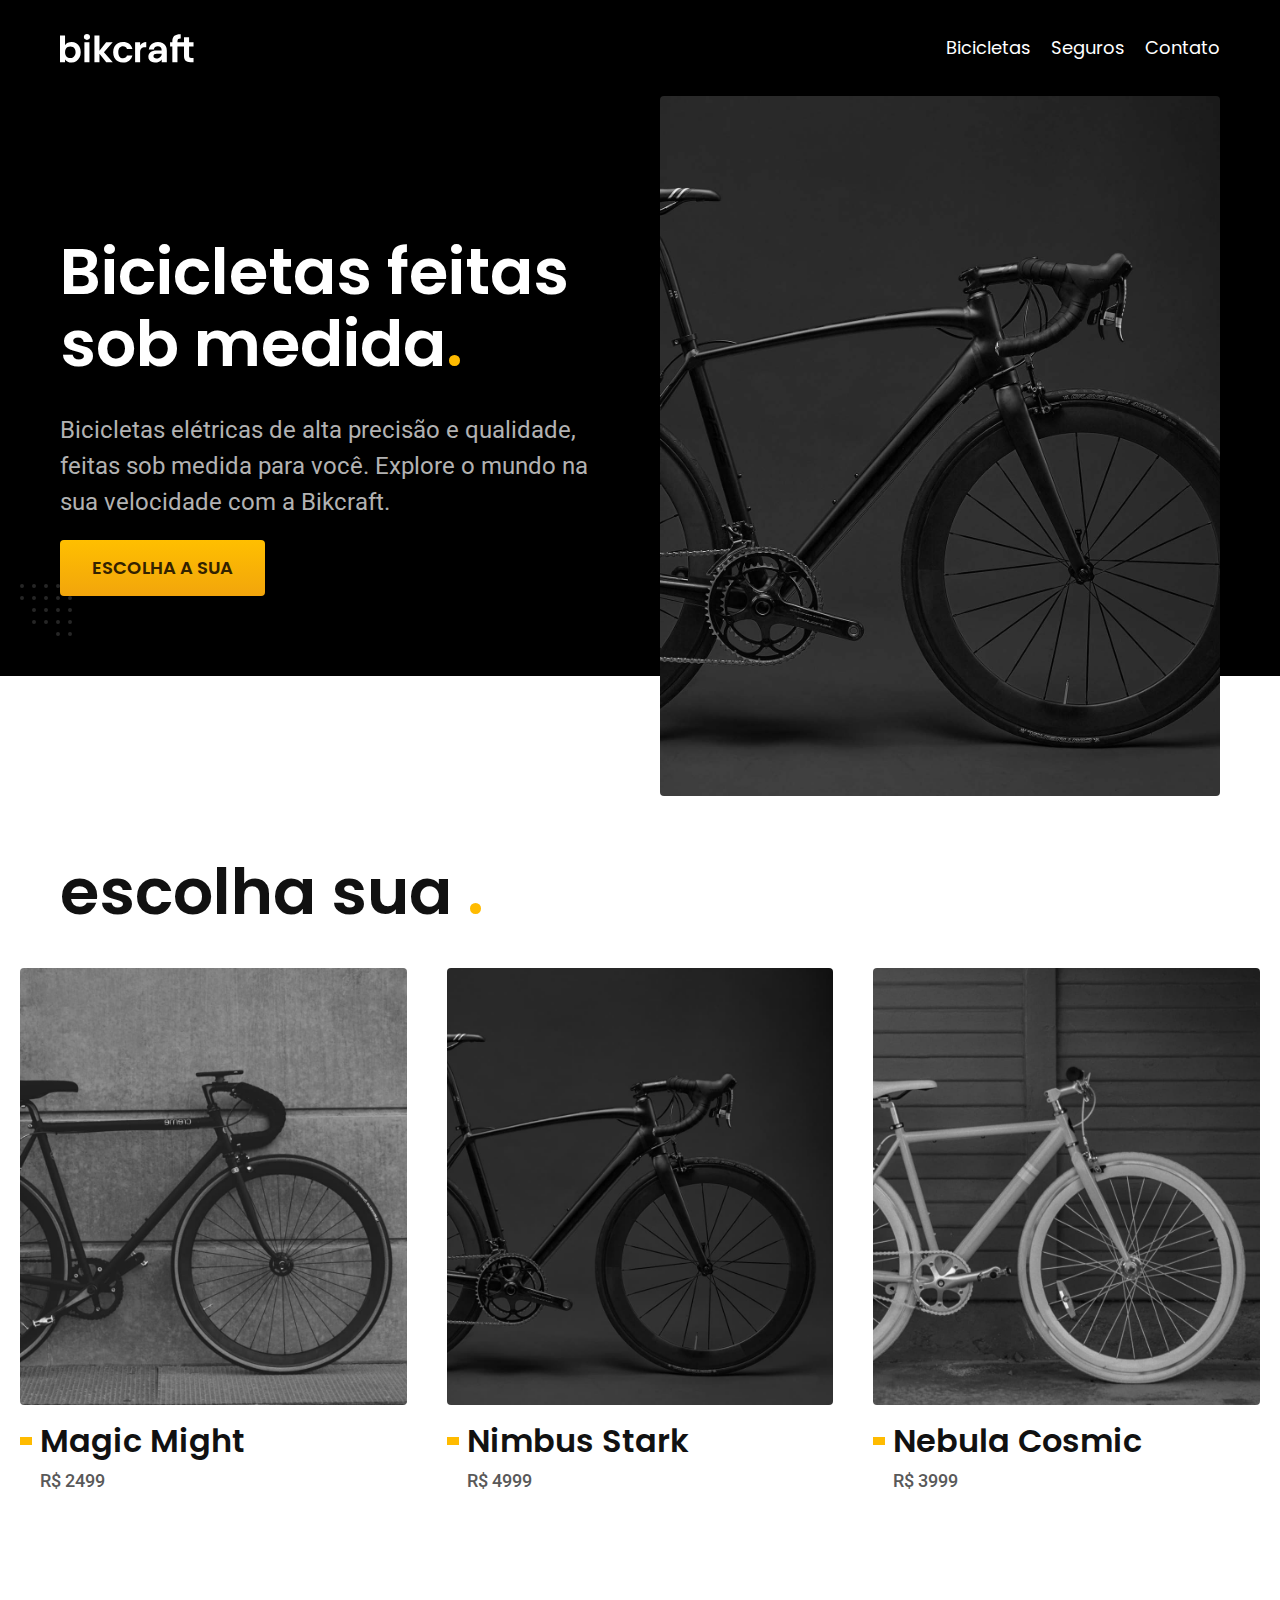
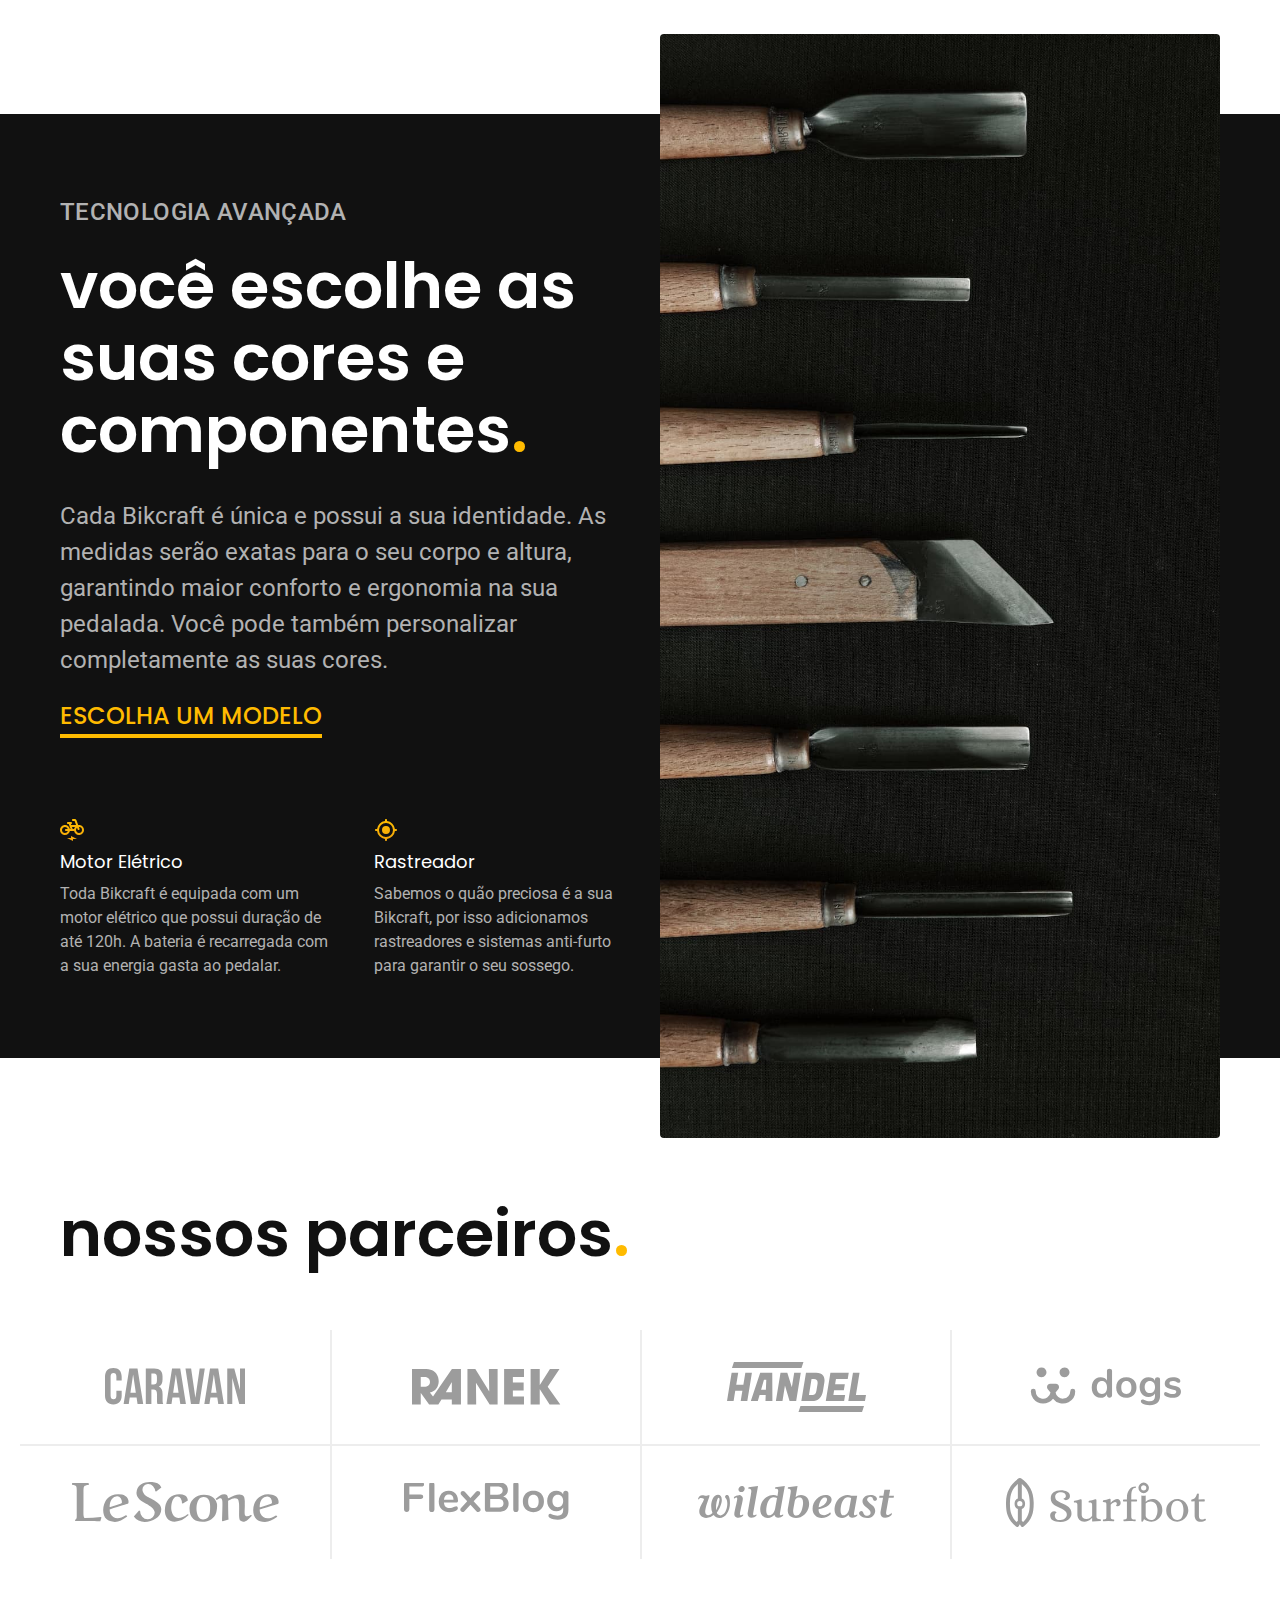
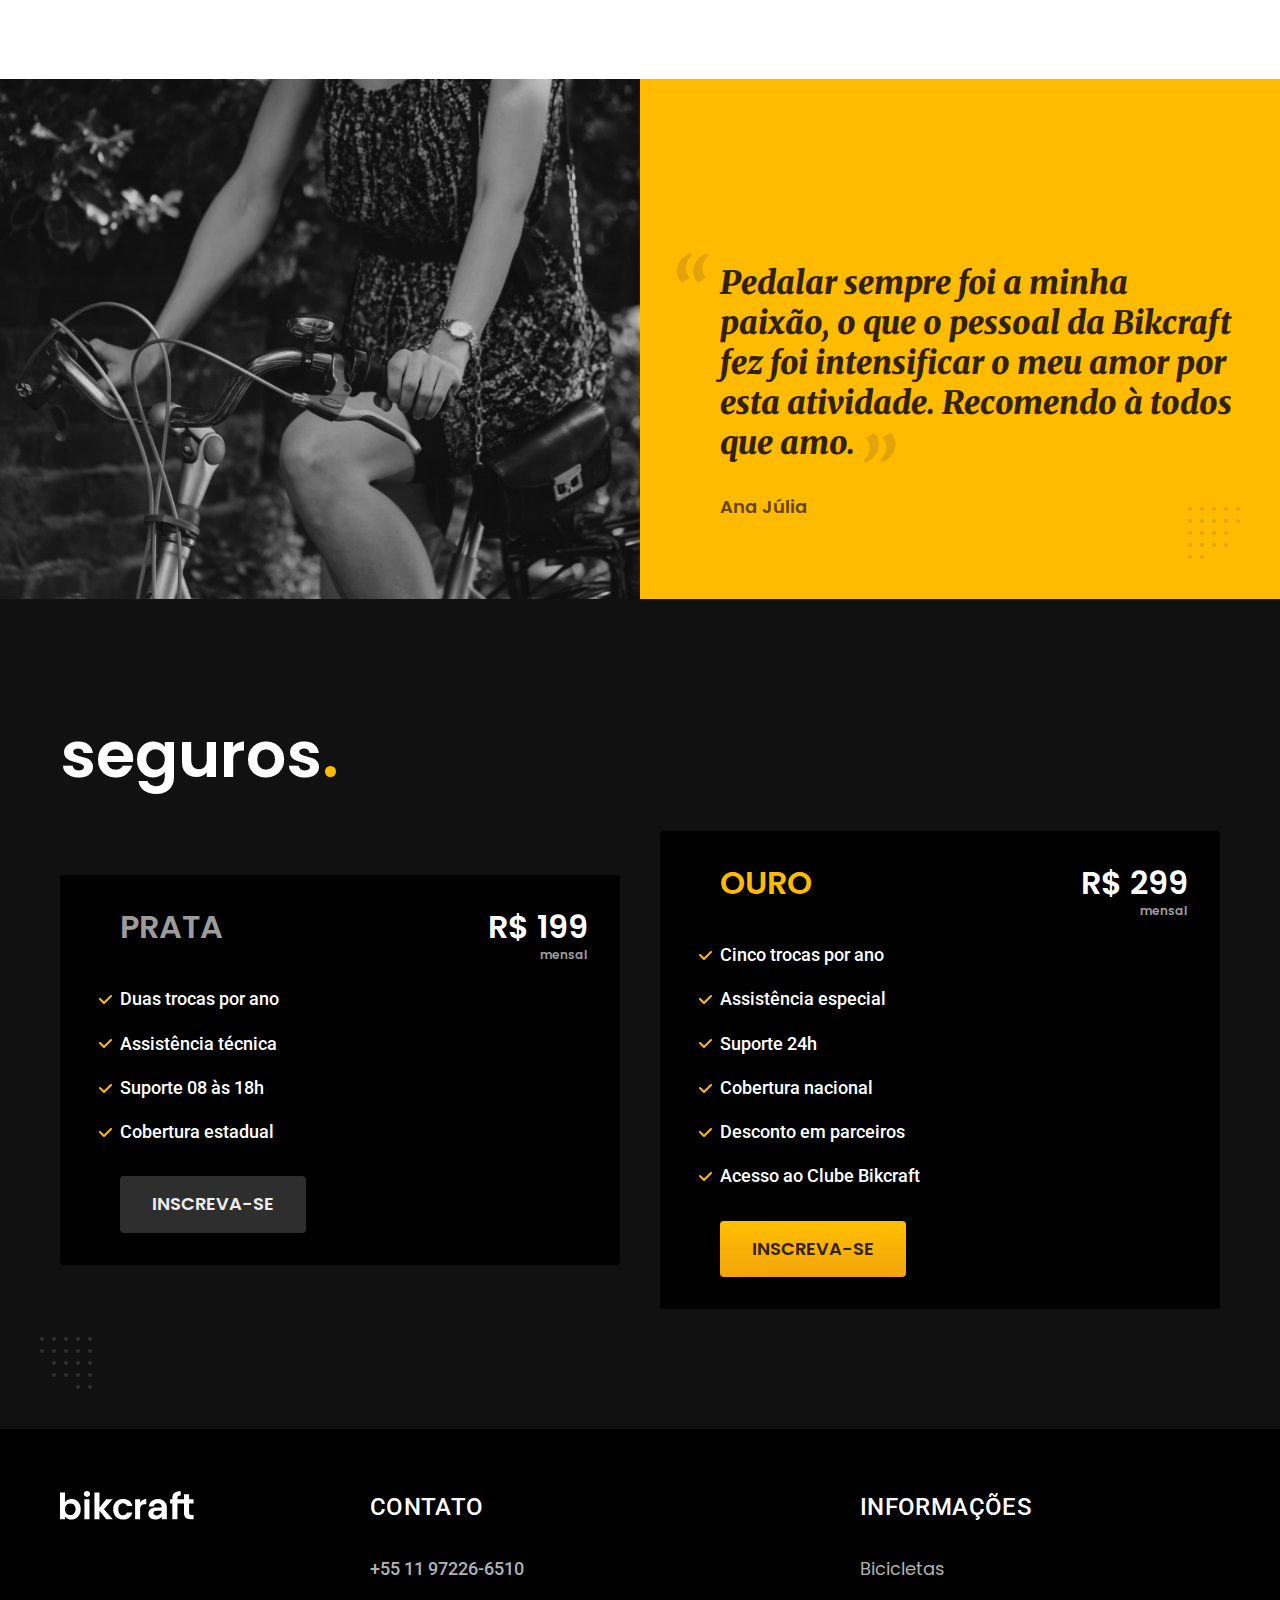
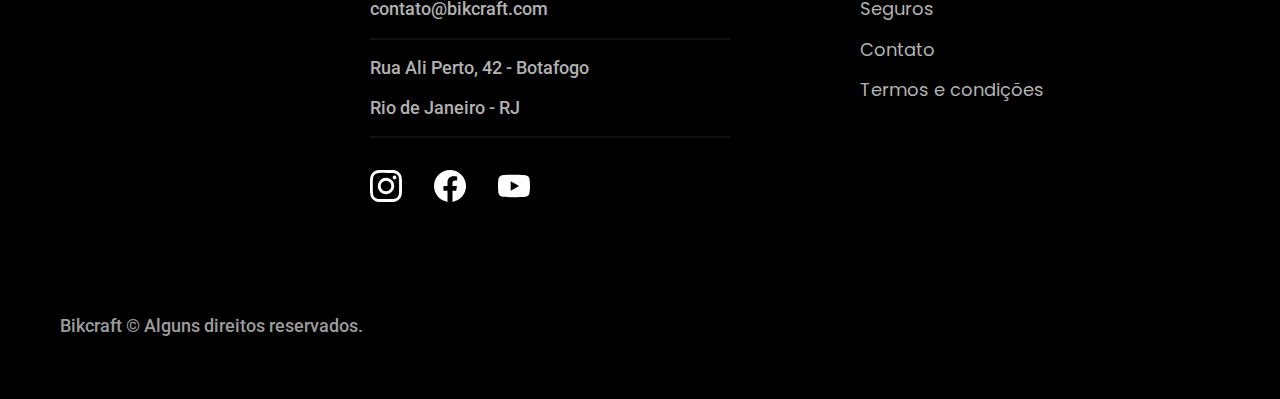
<file: index.html>
<!DOCTYPE html>
<html lang="pt-BR">

<head>
  <meta charset="UTF-8">
  <meta http-equiv="X-UA-Compatible" content="IE=edge">
  <meta name="viewport" content="width=device-width, initial-scale=1.0">
  <meta name="description" content="Bicicletas elétricas de alta precisão e qualidade, feitas sob medida para você. Explore o mundo na sua velocidade com a Bikcraft.">
  <link rel="preconnect" href="https://fonts.googleapis.com">
  <link rel="preconnect" href="https://fonts.gstatic.com" crossorigin>
  <link href="https://fonts.googleapis.com/css2?family=Merriweather:ital,wght@1,900&family=Poppins:wght@400;600&family=Roboto:wght@400;500&display=swap" rel="stylesheet">
  <link rel="icon" href="./assets/img/favicon.svg" type="image/svg+xml">
  <link rel="preload" href="./assets/css/style.min.css" as="style">
  <link rel="stylesheet" href="./assets/css/style.min.css">
  <script src="./assets/plugins/simple-anime.js" defer></script>
  <script src="./assets/js/script.js" defer></script>
  <title>BikCraft - Bicicletas Elétricas</title>
  <script>document.documentElement.classList.add("js");</script>
</head>

<body>
  <header class="header-bg">
    <div class="header container">
      <a href="./index.html"><img src="./assets/img/bikcraft.svg" width="136" height="32" alt="Bikcraft"></a>
      <nav aria-label="primaria">
        <ul class="header-menu font-1-m cor-branco">
          <li><a href="./bicicletas.html">Bicicletas</a></li>
          <li><a href="./seguros.html">Seguros</a></li>
          <li><a href="./contato.html">Contato</a></li>
        </ul>
      </nav>
    </div>
  </header>
  <main class="introducao-bg">
    <div class="introducao container">
      <div class="introducao-conteudo">
        <h1 class="font-1-xxl cor-0 fadeInDown" data-anime="200">Bicicletas feitas sob medida<span class="cor-p1">.</span></h1>
        <p class="font-2-l cor-5 fadeInDown" data-anime="400">Bicicletas elétricas de alta precisão e qualidade, feitas sob medida para você. Explore o mundo na sua velocidade com a Bikcraft.</p>
        <a class="botao fadeInDown" data-anime="600" href="./bicicletas.html">Escolha a sua</a>
      </div>
      <picture class="fadeInDown" data-anime="800">
        <source media="(max-width: 800px)" srcset="./assets/img/bicicletas/nimbus.jpg">
        <img src="./assets/img/fotos/introducao.jpg" width="1280" height="1600" alt="Bicicleta elétrica preta">
      </picture>
    </div>
  </main>
  <article class="bicicletas-lista">
    <h2 class="container font-1-xxl">escolha sua <span class="cor-p1">.</span></h2>
    <ul>
      <li>
        <a href="./assets/css/bicicletas/magic.html">
          <img src="./assets/img/bicicletas/magic-home.jpg" width="920" height="1040" alt="Bicicleta preta">
          <h3 class="font-1-xl">Magic Might</h3>
          <span class="font-2-m cor-8">R$ 2499</span>
        </a>
      </li>
      <li>
        <a href="./assets/css/bicicletas/nimbus.html">
          <img src="./assets/img/bicicletas/nimbus-home.jpg" width="920" height="1040" alt="Bicicleta preta">
          <h3 class="font-1-xl">Nimbus Stark</h3>
          <span class="font-2-m cor-8">R$ 4999</span>
        </a>
      </li>
      <li>
        <a href="./assets/css/bicicletas/nebula.html">
          <img src="./assets/img/bicicletas/nebula-home.jpg" width="920" height="1040" alt="Bicicleta preta">
          <h3 class="font-1-xl">Nebula Cosmic</h3>
          <span class="font-2-m cor-8">R$ 3999</span>
        </a>
      </li>
    </ul>
  </article>
  <article class="tecnologia-bg">
    <div class="tecnologia container">
      <div class="tecnologia-conteudo">
        <span class="font-2-l-b cor-5">tecnologia avançada</span>
        <h2 class="font-1-xxl cor-0">você escolhe as suas cores e componentes<span class="cor-p1">.</span></h2>
        <p class="font-2-l cor-5">Cada Bikcraft é única e possui a sua identidade. As medidas serão exatas para o seu corpo e altura, garantindo maior conforto e ergonomia na sua pedalada. Você pode também personalizar completamente as suas cores.</p>
        <a class="link" href="./bicicletas.html">Escolha um modelo</a>
        <div class="tecnologia-vantagens">
          <div>
            <img src="./assets/img/icones/eletrica.svg" width="24" height="24" alt="Icone bicicleta">
            <h3 class="font-1-m cor-0">Motor Elétrico</h3>
            <p class="font-2-s cor-5">Toda Bikcraft é equipada com um motor elétrico que possui duração de até 120h. A bateria é recarregada com a sua energia gasta ao pedalar.</p>
          </div>
          <div>
            <img src="./assets/img/icones/rastreador.svg" width="24" height="24" alt="Icone rastreador">
            <h3 class="font-1-m cor-0">Rastreador</h3>
            <p class="font-2-s cor-5">Sabemos o quão preciosa é a sua Bikcraft, por isso adicionamos rastreadores e sistemas anti-furto para garantir o seu sossego.</p>
          </div>
        </div>
      </div>
      <div class="tecnologia-imagem">
        <img src="./assets/img/fotos/tecnologia.jpg" width="1200" height="1920" alt="">
      </div>
    </div>
  </article>
  <section class="parceiros" aria-label="Nossos Parceiros">
    <h2 class="container font-1-xxl">nossos parceiros<span class="cor-p1">.</span></h2>
    <ul>
      <li><img src="./assets/img/parceiros/caravan.svg" width="140" height="38" alt="Caravan"></li>
      <li><img src="./assets/img/parceiros/ranek.svg" width="149" height="36" alt="Ranek"></li>
      <li><img src="./assets/img/parceiros/handel.svg" width="139" height="50" alt="Handel"></li>
      <li><img src="./assets/img/parceiros/dogs.svg" width="152" height="39" alt="Dogs"></li>
      <li><img src="./assets/img/parceiros/lescone.svg" width="208" height="41" alt="Lescone"></li>
      <li><img src="./assets/img/parceiros/flexblog.svg" width="165" height="38" alt="Flexblog"></li>
      <li><img src="./assets/img/parceiros/wildbeast.svg" width="196" height="34" alt="Wildbeast"></li>
      <li><img src="./assets/img/parceiros/surfbot.svg" width="200" height="49" alt="Surfbot"></li>
    </ul>
  </section>
  <section class="depoimento" aria-label="Depoimento">
    <div>
      <img src="./assets/img/fotos/depoimento.jpg" width="1560" height="1360" alt="Pessoa pedalando uma bicicleta Bikcraft">
    </div>
    <div class="depoimento-conteudo">
      <blockquote class="font-1-xl cor-p5">
        <p>Pedalar sempre foi a minha paixão, o que o pessoal da Bikcraft fez foi intensificar o meu amor por esta atividade. Recomendo à todos que amo.</p>
      </blockquote>
      <span class="font-1-m-b cor-p4">Ana Júlia</span>
    </div>
  </section>
  <article class="seguros-bg">
    <div class="seguros container">
      <h2 class="font-1-xxl cor-0">seguros<span class="cor-p1">.</span></h2>
      <div class="seguros-item">
        <h3 class="font-1-xl cor-6">PRATA</h3>
        <span class="font-1-xl cor-0">R$ 199<span class="font-1-xs cor-6">mensal</span></span>

        <ul class="font-2-m cor-0">
          <li>Duas trocas por ano</li>
          <li>Assistência técnica</li>
          <li>Suporte 08 às 18h</li>
          <li>Cobertura estadual</li>
        </ul>
        <a class="botao secundario" href="./orcamento.html">Inscreva-se</a>
      </div>
      <div class="seguros-item">
        <h3 class="font-1-xl cor-p1">OURO</h3>
        <span class="font-1-xl cor-0">R$ 299<span class="font-1-xs cor-6">mensal</span></span>

        <ul class="font-2-m cor-0">
          <li>Cinco trocas por ano</li>
          <li>Assistência especial</li>
          <li>Suporte 24h</li>
          <li>Cobertura nacional</li>
          <li>Desconto em parceiros</li>
          <li>Acesso ao Clube Bikcraft</li>
        </ul>
        <a class="botao" href="./orcamento.html">Inscreva-se</a>
      </div>
    </div>
  </article>
  <footer class="footer-bg">
    <div class="footer container">
      <div class="footer-logo">
        <img src="./assets/img/bikcraft.svg" width="136" height="32" alt="">
      </div>
      <div class="footer-contato">
        <h3 class="font-2-l-b cor-0">contato</h3>
        <ul class="font-2-m cor-5">
          <li><a href="tel:+5511972266510">+55 11 97226-6510</a></li>
          <li><a href="mailto:contato@bikcraft.com">contato@bikcraft.com</a></li>
          <li>Rua Ali Perto, 42 - Botafogo</li>
          <li>Rio de Janeiro - RJ</li>
        </ul>

        <ul class="footer-redes ">
          <a href=""><img src="./assets/img/redes/instagram.svg" width="32" height="32" alt="Icone instagram"></a>
          <a href=""><img src="./assets/img/redes/facebook.svg" width="32" height="32" alt="Icone facebook"></a>
          <a href=""><img src="./assets/img/redes/youtube.svg" width="32" height="32" alt="Icone youtube"></a>
        </ul>
      </div>


      <div class="footer-informacoes">
        <h3 class="font-2-l-b cor-0">Informações</h3>
        <ul class="font-1-m cor-5">
          <li><a href="./bicicletas.html">Bicicletas</a></li>
          <li><a href="./seguros.html">Seguros</a></li>
          <li><a href="./contato.html">Contato</a></li>
          <li><a href="./termos.html">Termos e condições</a></li>
        </ul>
      </div>
      <p class="footer-copy font-2-m cor-6">Bikcraft &copy; Alguns direitos reservados.</p>
    </div>
    </div>
  </footer>
</body>

</html>
</file>
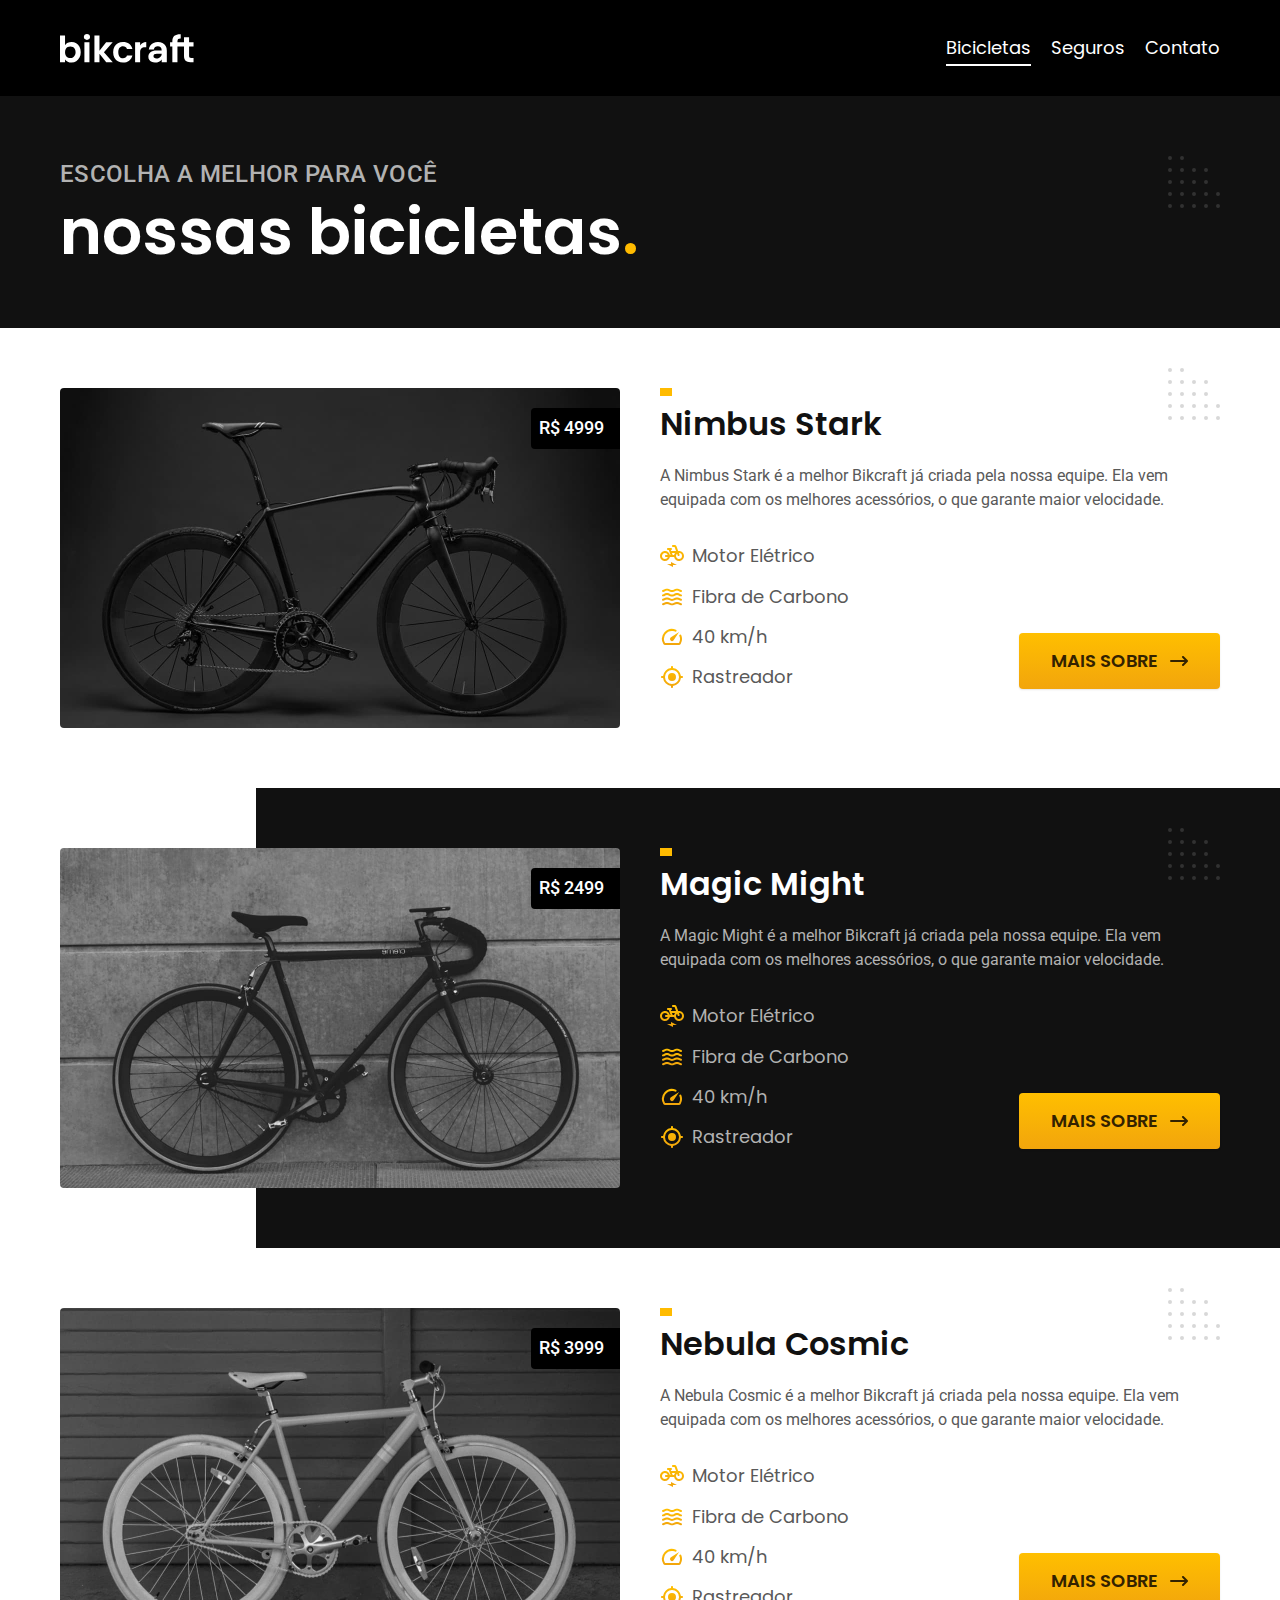
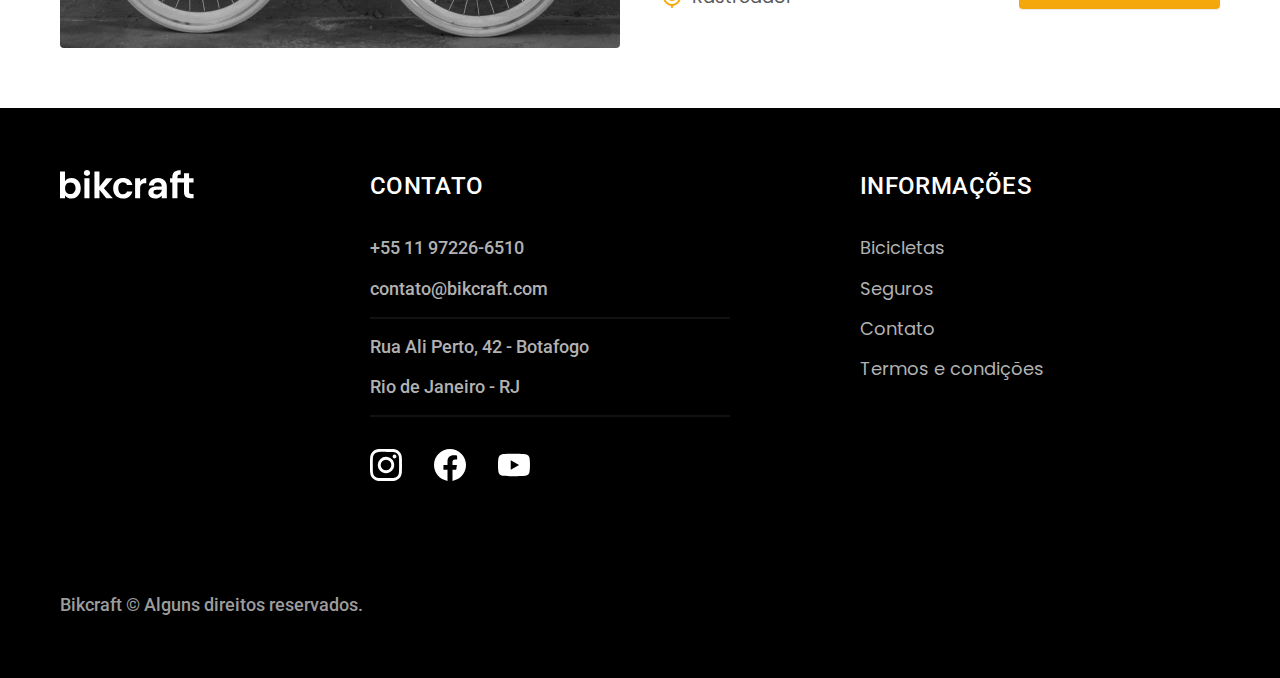
<file: bicicletas.html>
<!DOCTYPE html>
<html lang="pt-BR">

<head>
  <meta charset="UTF-8">
  <meta http-equiv="X-UA-Compatible" content="IE=edge">
  <meta name="viewport" content="width=device-width, initial-scale=1.0">
  <meta name="description" content="Termos e condições">
  <link rel="preconnect" href="https://fonts.googleapis.com">
  <link rel="preconnect" href="https://fonts.gstatic.com" crossorigin>
  <link href="https://fonts.googleapis.com/css2?family=Merriweather:ital,wght@1,900&family=Poppins:wght@400;600&family=Roboto:wght@400;500&display=swap" rel="stylesheet">
  <link rel="icon" href="./assets/img/favicon.svg" type="image/svg+xml">
  <link rel="preload" href="./assets/css/style.min.css" as="style">
  <link rel="stylesheet" href="./assets/css/style.min.css">
  <script src="./assets/js/script.js" defer></script>
  <title>Bicicletas | BikCraft</title>
  <script>document.documentElement.classList.add("js");</script>
</head>

<body id="bicicletas">
  <header class="header-bg">
    <div class="header container">
      <a href="./index.html"><img src="./assets/img/bikcraft.svg" width="136" height="32" alt="Bikcraft"></a>
      <nav aria-label="primaria">
        <ul class="header-menu font-1-m cor-branco">
          <li><a href="./bicicletas.html">Bicicletas</a></li>
          <li><a href="./seguros.html">Seguros</a></li>
          <li><a href="./contato.html">Contato</a></li>
        </ul>
      </nav>
    </div>
  </header>
  <main>
    <div class="titulo-bg">
      <div class="titulo container">
        <p class="font-2-l-b cor-5">Escolha a melhor para você</p>
        <h1 class="font-1-xxl cor-0">nossas bicicletas<span class="cor-p1">.</span></h1>
      </div>
    </div>

    <div class="bicicletas container">
      <div class="bicicletas-imagem">
        <img src="./assets/img/bicicletas/nimbus.jpg" alt="Bicicleta preta">
        <span class="font-2-m cor-0">R$ 4999</span>
      </div>
      <div class="bicicletas-conteudo">
        <h2 class="font-1-xl">Nimbus Stark</h2>
        <p class="font-2-s cor-8">A Nimbus Stark é a melhor Bikcraft já criada pela nossa equipe. Ela vem equipada com os melhores acessórios, o que garante maior velocidade.</p>
        <ul class="font-1-m cor-8">
          <li>
            <img src="./assets/img/icones/eletrica.svg" alt="">
            Motor Elétrico
          </li>
          <li>
            <img src="./assets/img/icones/carbono.svg" alt="">
            Fibra de Carbono
          </li>
          <li>
            <img src="./assets/img/icones/velocidade.svg" alt="">
            40 km/h
          </li>
          <li>
            <img src="./assets/img/icones/rastreador.svg" alt="">
            Rastreador
          </li>
        </ul>
        <a href="./bicicletas/nimbus.html" class="botao seta">Mais sobre</a>
      </div>
    </div>

    <div class="bicicletas-bg">
      <div class="bicicletas container">
        <div class="bicicletas-imagem">
          <img src="./assets/img/bicicletas/magic.jpg" alt="Bicicleta preta">
          <span class="font-2-m cor-0">R$ 2499</span>
        </div>
        <div class="bicicletas-conteudo">
          <h2 class="font-1-xl cor-0">Magic Might</h2>
          <p class="font-2-s cor-5">A Magic Might é a melhor Bikcraft já criada pela nossa equipe. Ela vem equipada com os melhores acessórios, o que garante maior velocidade.</p>
          <ul class="font-1-m cor-5">
            <li>
              <img src="./assets/img/icones/eletrica.svg" alt="">
              Motor Elétrico
            </li>
            <li>
              <img src="./assets/img/icones/carbono.svg" alt="">
              Fibra de Carbono
            </li>
            <li>
              <img src="./assets/img/icones/velocidade.svg" alt="">
              40 km/h
            </li>
            <li>
              <img src="./assets/img/icones/rastreador.svg" alt="">
              Rastreador
            </li>
          </ul>
          <a href="./bicicletas/magic.html" class="botao seta">Mais sobre</a>
        </div>
      </div>
    </div>

    <div class="bicicletas container">
      <div class="bicicletas-imagem">
        <img src="./assets/img/bicicletas/nebula.jpg" alt="Bicicleta preta">
        <span class="font-2-m cor-0">R$ 3999</span>
      </div>
      <div class="bicicletas-conteudo">
        <h2 class="font-1-xl">Nebula Cosmic</h2>
        <p class="font-2-s cor-8">A Nebula Cosmic é a melhor Bikcraft já criada pela nossa equipe. Ela vem equipada com os melhores acessórios, o que garante maior velocidade.</p>
        <ul class="font-1-m cor-8">
          <li>
            <img src="./assets/img/icones/eletrica.svg" alt="">
            Motor Elétrico
          </li>
          <li>
            <img src="./assets/img/icones/carbono.svg" alt="">
            Fibra de Carbono
          </li>
          <li>
            <img src="./assets/img/icones/velocidade.svg" alt="">
            40 km/h
          </li>
          <li>
            <img src="./assets/img/icones/rastreador.svg" alt="">
            Rastreador
          </li>
        </ul>
        <a href="./bicicletas/nebula.html" class="botao seta">Mais sobre</a>
      </div>
    </div>
  </main>

  <footer class="footer-bg">
    <div class="footer container">
      <div class="footer-logo">
        <img src="./assets/img/bikcraft.svg" alt="">
      </div>
      <div class="footer-contato">
        <h3 class="font-2-l-b cor-0">contato</h3>
        <ul class="font-2-m cor-5">
          <li><a href="tel:+5511972266510">+55 11 97226-6510</a></li>
          <li><a href="mailto:contato@bikcraft.com">contato@bikcraft.com</a></li>
          <li>Rua Ali Perto, 42 - Botafogo</li>
          <li>Rio de Janeiro - RJ</li>
        </ul>

        <ul class="footer-redes ">
          <a href=""><img src="./assets/img/redes/instagram.svg" width="32" height="32" alt="Icone instagram"></a>
          <a href=""><img src="./assets/img/redes/facebook.svg" width="32" height="32" alt="Icone facebook"></a>
          <a href=""><img src="./assets/img/redes/youtube.svg" width="32" height="32" alt="Icone youtube"></a>
        </ul>
      </div>


      <div class="footer-informacoes">
        <h3 class="font-2-l-b cor-0">Informações</h3>
        <ul class="font-1-m cor-5">
          <li><a href="./bicicletas.html">Bicicletas</a></li>
          <li><a href="./seguros.html">Seguros</a></li>
          <li><a href="./contato.html">Contato</a></li>
          <li><a href="./termos.html">Termos e condições</a></li>
        </ul>
      </div>
      <p class="footer-copy font-2-m cor-6">Bikcraft &copy; Alguns direitos reservados.</p>
    </div>
    </div>
  </footer>
</body>

</html>
</file>
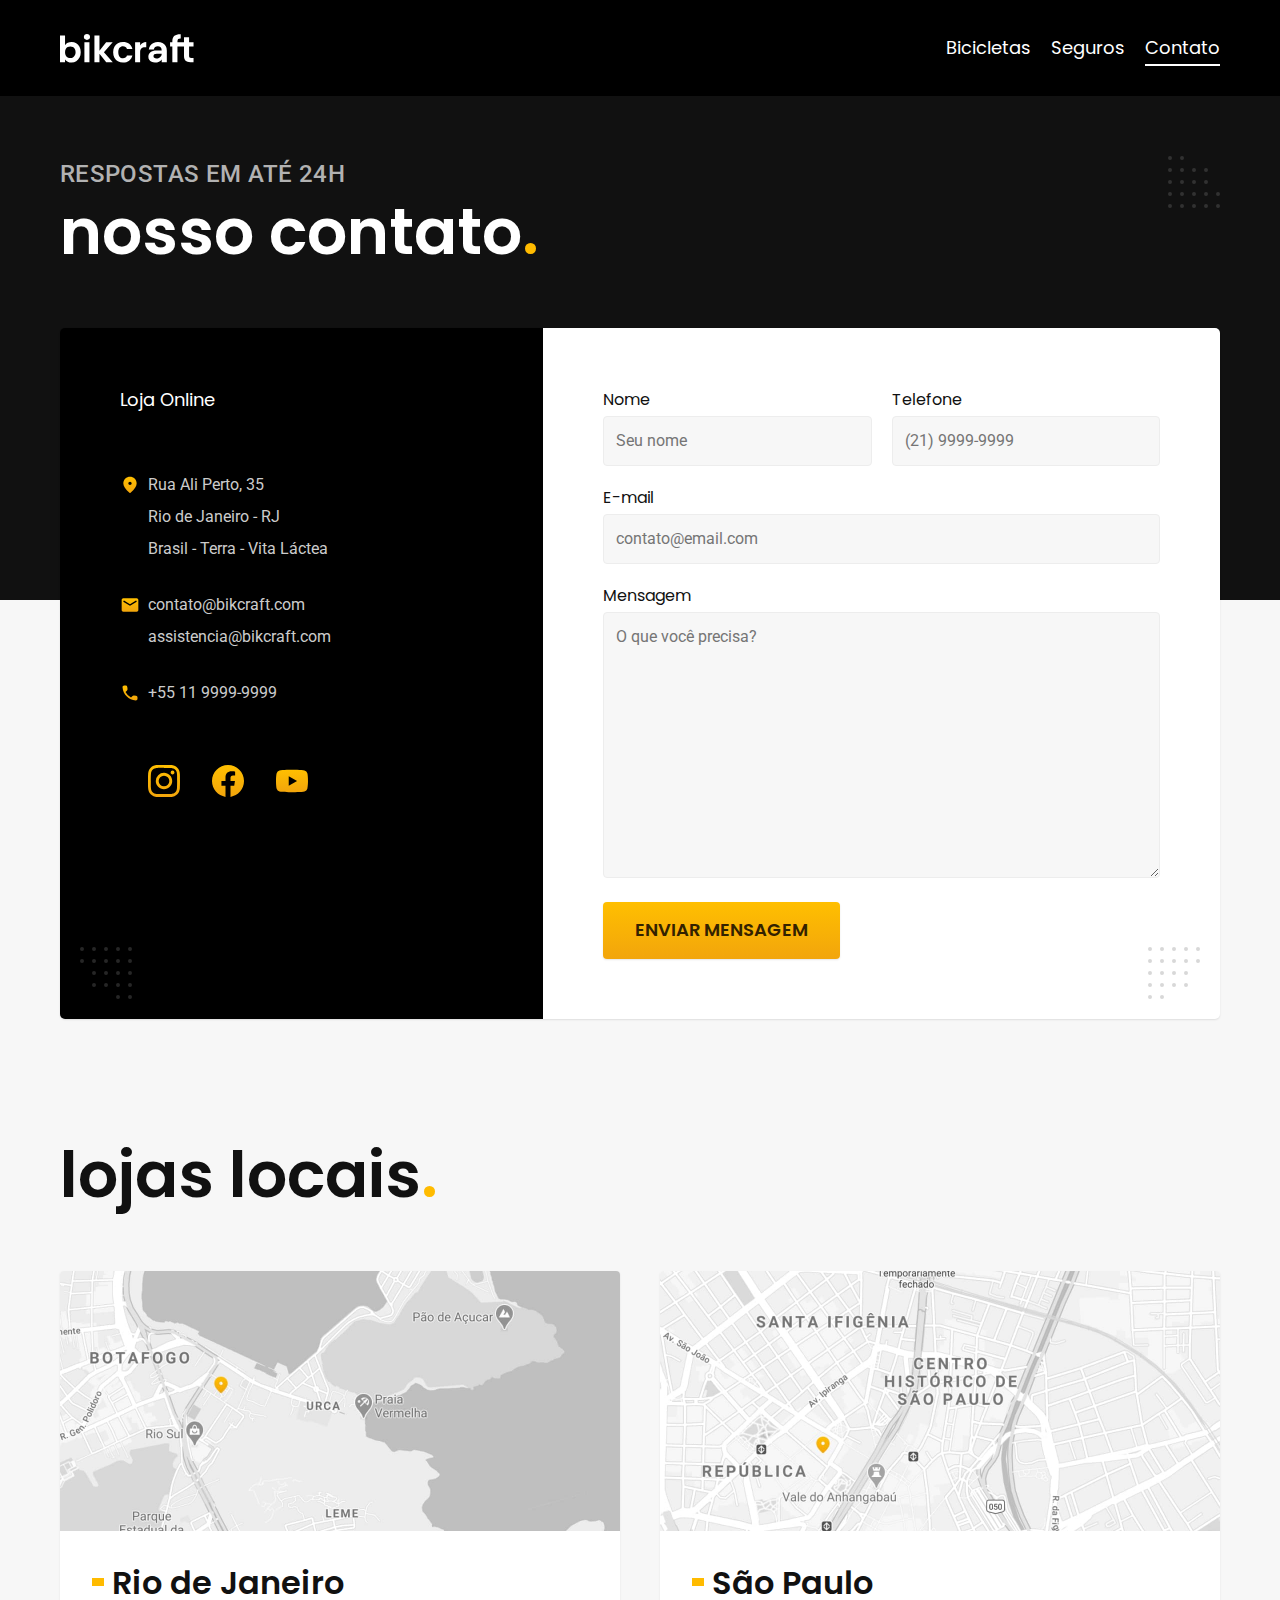
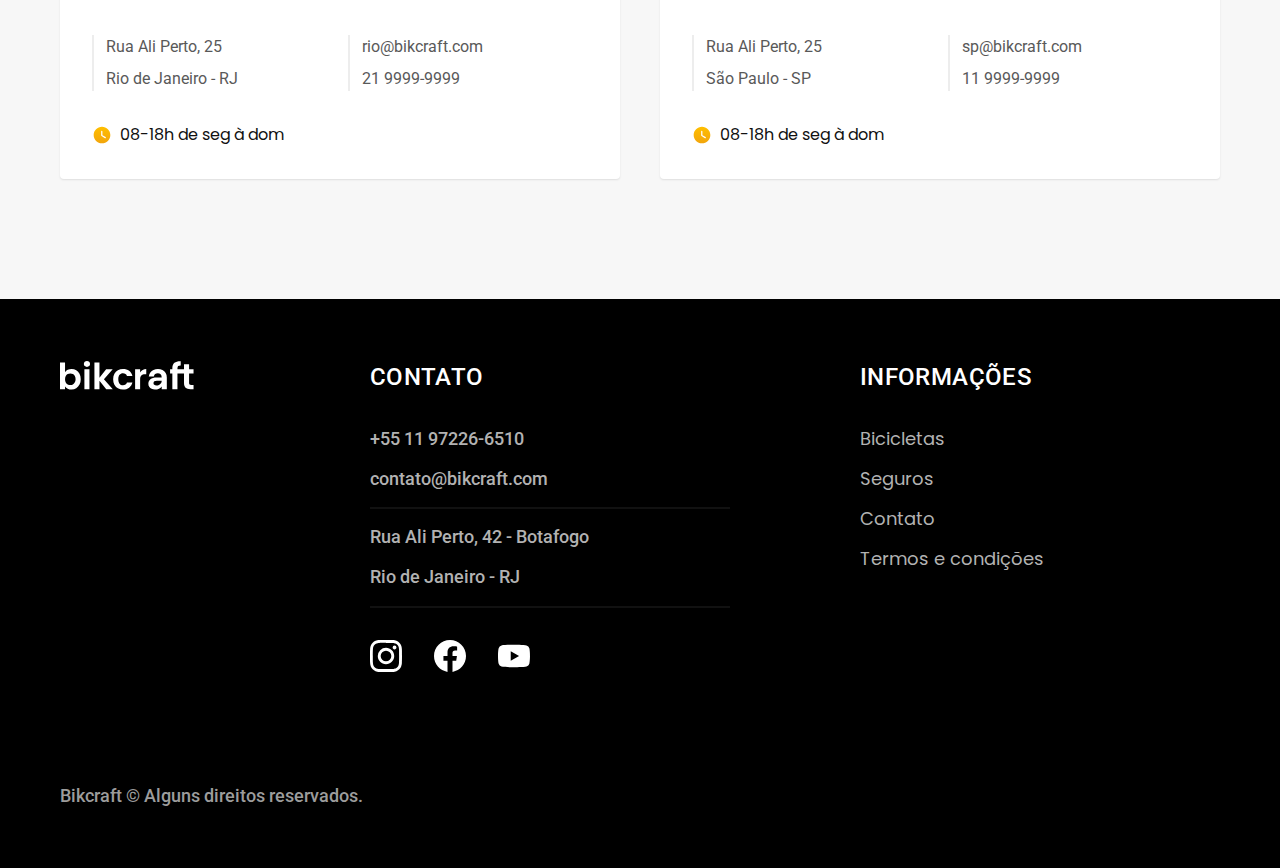
<file: contato.html>
<!DOCTYPE html>
<html lang="pt-BR">

<head>
  <meta charset="UTF-8">
  <meta http-equiv="X-UA-Compatible" content="IE=edge">
  <meta name="viewport" content="width=device-width, initial-scale=1.0">
  <meta name="description" content="Contato">
  <link rel="preconnect" href="https://fonts.googleapis.com">
  <link rel="preconnect" href="https://fonts.gstatic.com" crossorigin>
  <link href="https://fonts.googleapis.com/css2?family=Merriweather:ital,wght@1,900&family=Poppins:wght@400;600&family=Roboto:wght@400;500&display=swap" rel="stylesheet">
  <link rel="icon" href="./assets/img/favicon.svg" type="image/svg+xml">
  <link rel="preload" href="./assets/css/style.min.css" as="style">
  <link rel="stylesheet" href="./assets/css/style.min.css">
  <script src="./assets/js/script.js" defer></script>
  <title>Contato | BikCraft</title>
  <script>document.documentElement.classList.add("js");</script>
</head>

<body id="contato">
  <header class="header-bg">
    <div class="header container">
      <a href="./index.html"><img src="./assets/img/bikcraft.svg" width="136" height="32" alt="Bikcraft"></a>
      <nav aria-label="primaria">
        <ul class="header-menu font-1-m cor-branco">
          <li><a href="./bicicletas.html">Bicicletas</a></li>
          <li><a href="./seguros.html">Seguros</a></li>
          <li><a href="./contato.html">Contato</a></li>
        </ul>
      </nav>
    </div>
  </header>
  <main>
    <div class="titulo-bg">
      <div class="titulo container">
        <p class="font-2-l-b cor-5">respostas em até 24h</p>
        <h1 class="font-1-xxl cor-0">nosso contato<span class="cor-p1">.</span></h1>
      </div>
    </div>
    <div class="contato container">
      <section class="contato-dados" aria-label="Endereço">
        <h2 class="font-1-m cor-0">Loja Online</h2>
        <div class="contato-endereco font-2-s cor-4">
          <p>Rua Ali Perto, 35</p>
          <p>Rio de Janeiro - RJ</p>
          <p>Brasil - Terra - Vita Láctea</p>
        </div>
        <address class="contato-meios font-2-s cor-4">
          <a href="mailto:contato@bikcraft.com">contato@bikcraft.com</a>
          <a href="mailto:assistencia@bikcraft.com">assistencia@bikcraft.com</a>
          <a href="tel:+551199999999">+55 11 9999-9999</a>
        </address>
        <div class="contato-redes">
          <a href=""><img src="./assets/img/redes/instagram-p.svg" alt="Icone instagram"></a>
          <a href=""><img src="./assets/img/redes/facebook-p.svg" alt="Icone facebook"></a>
          <a href=""><img src="./assets/img/redes/youtube-p.svg" alt="Icone youtube"></a>
        </div>
      </section>
      <section class="contato-formulario" aria-label="Formulário">
        <form class="form" action="./contato.html">
          <div>
            <label for="nome">Nome</label>
            <input type="text" id="nome" name="nome" placeholder="Seu nome">
          </div>
          <div>
            <label for="telefone">Telefone</label>
            <input type="tel" id="telefone" name="telefone" placeholder="(21) 9999-9999">
          </div>
          <div class="col-2">
            <label for="email">E-mail</label>
            <input type="email" id="email" name="email" placeholder="contato@email.com">
          </div>
          <div class="col-2">
            <label for="mensagem">Mensagem</label>
            <textarea name="mensagem" id="mensagem" cols="30" rows="10" placeholder="O que você precisa?"></textarea>
          </div>
          <button class="botao col-2" type="submit">Enviar mensagem</button>
        </form>
      </section>
    </div>
  </main>
  <article class="lojas container">
    <h2 class="font-1-xxl cor-11">lojas locais<span class="cor-p1">.</span></h2>
    <div class="lojas-item">
      <img src="./assets/img/lojas/rj.jpg" alt="mapa marcando endereço em Rua Ali Perto, 25 - Rio de Janeiro - RJ">
      <div class="lojas-conteudo">
        <h3 class="font-1-xl">Rio de Janeiro</h3>

        <div class="lojas-dados font-2-s cor-8">
          <p>Rua Ali Perto, 25</p>
          <p>Rio de Janeiro - RJ</p>
        </div>
        <div class="lojas-dados font-2-s cor-8">
          <a href="mailto:rio@bikcraft.com">rio@bikcraft.com</a>
          <a href="tel:+552199999999">21 9999-9999</a>
        </div>
        <p class="lojas-tempo font-1-s"><img src="./assets/img/icones/horario.svg" alt="">08-18h de seg à dom</p>
      </div>
    </div>

    <div class="lojas-item">
      <img src="./assets/img/lojas/sp.jpg" alt="mapa marcando endereço em Rua Ali Perto, 25 - São Paulo - SP">
      <div class="lojas-conteudo">
        <h3 class="font-1-xl">São Paulo</h3>
        <div class="lojas-dados font-2-s cor-8">
          <p>Rua Ali Perto, 25</p>
          <p>São Paulo - SP</p>
        </div>
        <div class="lojas-dados font-2-s cor-8">
          <a href="mailto:sp@bikcraft.com">sp@bikcraft.com</a>
          <a href="tel:+551199999999">11 9999-9999</a>
        </div>
        <p class="lojas-tempo font-1-s"><img src="./assets/img/icones/horario.svg" alt="">08-18h de seg à dom</p>
      </div>
    </div>

  </article>

  <footer class="footer-bg">
    <div class="footer container">
      <div class="footer-logo">
        <img src="./assets/img/bikcraft.svg" alt="">
      </div>
      <div class="footer-contato">
        <h3 class="font-2-l-b cor-0">contato</h3>
        <ul class="font-2-m cor-5">
          <li><a href="tel:+5511972266510">+55 11 97226-6510</a></li>
          <li><a href="mailto:contato@bikcraft.com">contato@bikcraft.com</a></li>
          <li>Rua Ali Perto, 42 - Botafogo</li>
          <li>Rio de Janeiro - RJ</li>
        </ul>

        <ul class="footer-redes ">
          <a href=""><img src="./assets/img/redes/instagram.svg" width="32" height="32" alt="Icone instagram"></a>
          <a href=""><img src="./assets/img/redes/facebook.svg" width="32" height="32" alt="Icone facebook"></a>
          <a href=""><img src="./assets/img/redes/youtube.svg" width="32" height="32" alt="Icone youtube"></a>
        </ul>
      </div>


      <div class="footer-informacoes">
        <h3 class="font-2-l-b cor-0">Informações</h3>
        <ul class="font-1-m cor-5">
          <li><a href="./bicicletas.html">Bicicletas</a></li>
          <li><a href="./seguros.html">Seguros</a></li>
          <li><a href="./contato.html">Contato</a></li>
          <li><a href="./termos.html">Termos e condições</a></li>
        </ul>
      </div>
      <p class="footer-copy font-2-m cor-6">Bikcraft &copy; Alguns direitos reservados.</p>
    </div>
    </div>
  </footer>
</body>

</html>
</file>
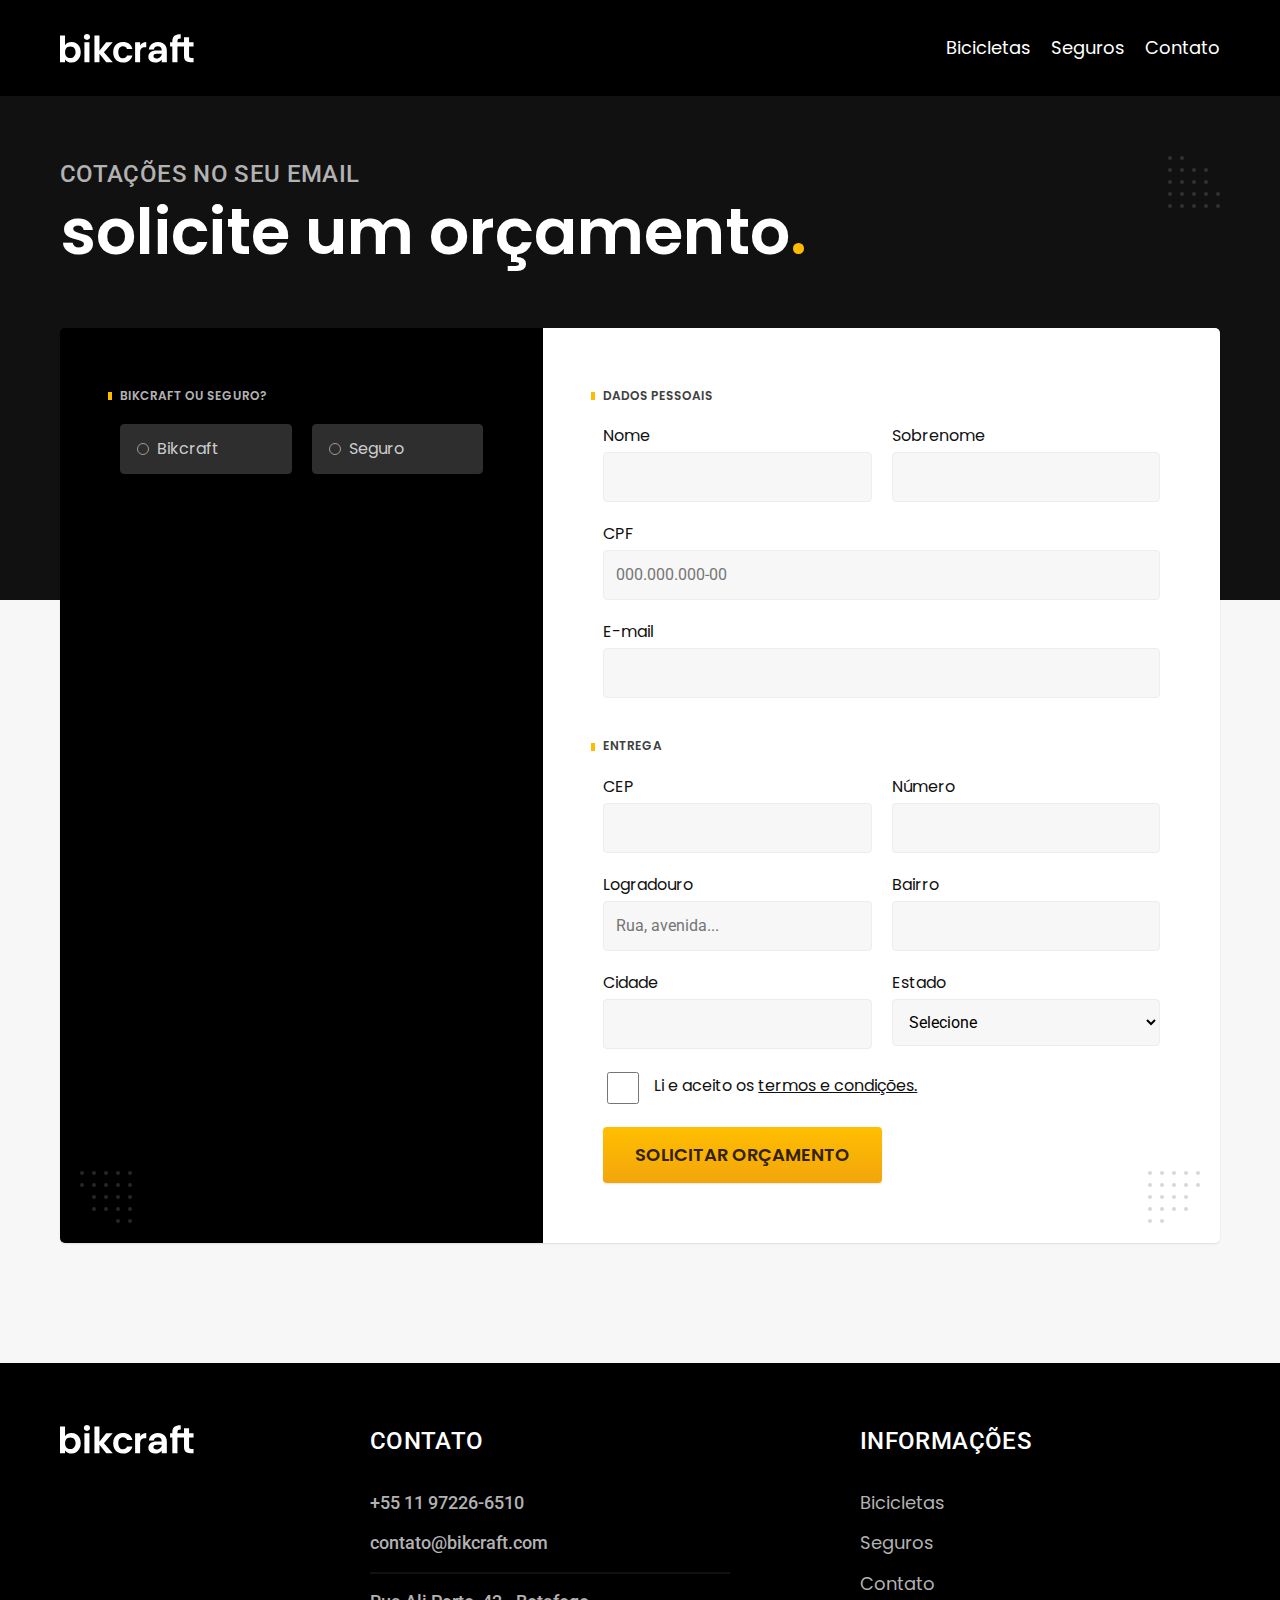
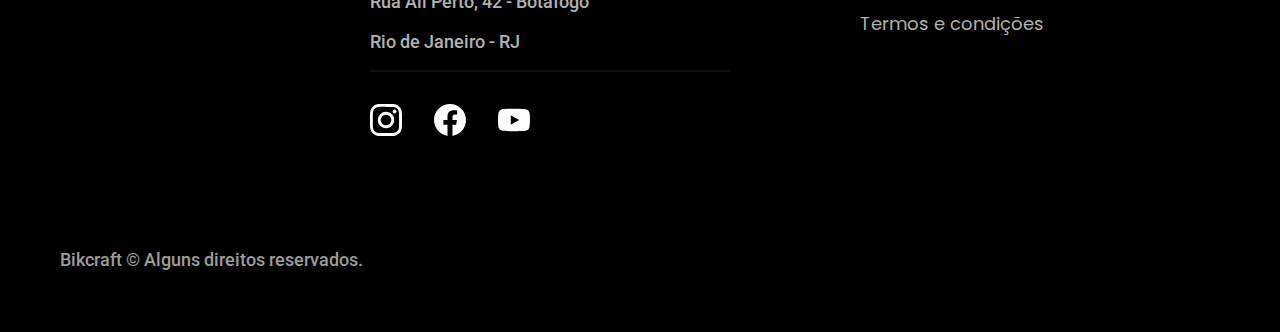
<file: orcamento.html>
<!DOCTYPE html>
<html lang="pt-BR">

<head>
  <meta charset="UTF-8">
  <meta http-equiv="X-UA-Compatible" content="IE=edge">
  <meta name="viewport" content="width=device-width, initial-scale=1.0">
  <meta name="description" content="Termos e condições">
  <link rel="preconnect" href="https://fonts.googleapis.com">
  <link rel="preconnect" href="https://fonts.gstatic.com" crossorigin>
  <link href="https://fonts.googleapis.com/css2?family=Merriweather:ital,wght@1,900&family=Poppins:wght@400;600&family=Roboto:wght@400;500&display=swap" rel="stylesheet">
  <link rel="icon" href="./assets/img/favicon.svg" type="image/svg+xml">
  <link rel="preload" href="./assets/css/style.min.css" as="style">
  <link rel="stylesheet" href="./assets/css/style.min.css">
  <script src="./assets/js/script.js" defer></script>
  <title>Orçamento | BikCraft</title>
  <script>document.documentElement.classList.add("js");</script>
</head>

<body id="orcamento">
  <header class="header-bg">
    <div class="header container">
      <a href="./index.html"><img src="./assets/img/bikcraft.svg" width="136" height="32" alt="Bikcraft"></a>
      <nav aria-label="primaria">
        <ul class="header-menu font-1-m cor-branco">
          <li><a href="./bicicletas.html">Bicicletas</a></li>
          <li><a href="./seguros.html">Seguros</a></li>
          <li><a href="./contato.html">Contato</a></li>
        </ul>
      </nav>
    </div>
  </header>
  <main>
    <div class="titulo-bg">
      <div class="titulo container">
        <p class="font-2-l-b cor-5">cotações no seu email</p>
        <h1 class="font-1-xxl cor-0">solicite um orçamento<span class="cor-p1">.</span></h1>
      </div>
    </div>

    <form class="orcamento container" action="./">
      <div class="orcamento-produto">
        <h2 class="font-1-xs cor-5">Bikcraft ou Seguro?</h2>

        <input type="radio" name="tipo" value="bikcraft" id="bikcraft">
        <label for="bikcraft">Bikcraft</label>

        <input type="radio" name="tipo" value="seguro" id="seguro">
        <label for="seguro">Seguro</label>

        <div class="orcamento-conteudo" id="orcamento-bikcraft">
          <h2 class="font-1-xs cor-5">Escolha a sua</h2>

          <input type="radio" name="produto" value="nimbus" id="nimbus">
          <label for="nimbus">Nimbus Stark <span>R$ 4999</span></label>
          <div class="orcamento-detalhes">
            <ul class="fon-1-xs cor-8">
              <li><img src="./assets/img/icones/eletrica.svg" alt="">Motor Elétrico</li>
              <li><img src="./assets/img/icones/carbono.svg" alt="">Fibra de Carbono</li>
              <li><img src="./assets/img/icones/velocidade.svg" alt="">50 km/h</li>
              <li><img src="./assets/img/icones/rastreador.svg" alt="">Rastreador</li>
            </ul>
            <img src="./assets/img/bicicletas/nimbus.jpg" alt="Bicicleta preta">
          </div>

          <input type="radio" name="produto" value="magic" id="magic">
          <label for="magic">Magic Might <span>R$ 2499</span></label>
          <div class="orcamento-detalhes">
            <ul class="fon-1-xs cor-8">
              <li><img src="./assets/img/icones/eletrica.svg" alt="">Motor Elétrico</li>
              <li><img src="./assets/img/icones/carbono.svg" alt="">Fibra de Carbono</li>
              <li><img src="./assets/img/icones/velocidade.svg" alt="">45 km/h</li>
              <li><img src="./assets/img/icones/rastreador.svg" alt="">Rastreador</li>
            </ul>
            <img src="./assets/img/bicicletas/magic.jpg" alt="Bicicleta preta">
          </div>

          <input type="radio" name="produto" value="nebula" id="nebula">
          <label for="nebula">Nebula Cosmic <span>R$ 3999</span></label>
          <div class="orcamento-detalhes">
            <ul class="fon-1-xs cor-8">
              <li><img src="./assets/img/icones/eletrica.svg" alt="">Motor Elétrico</li>
              <li><img src="./assets/img/icones/carbono.svg" alt="">Fibra de Carbono</li>
              <li><img src="./assets/img/icones/velocidade.svg" alt="">40 km/h</li>
              <li><img src="./assets/img/icones/rastreador.svg" alt="">Rastreador</li>
            </ul>
            <img src="./assets/img/bicicletas/nebula.jpg" alt="Bicicleta branca">
          </div>
        </div>

        <div class="orcamento-conteudo" id="orcamento-seguro">
          <h2 class="font-1-xs cor-5">Escolha o plano</h2>

          <input type="radio" name="plano" value="prata" id="prata">
          <label for="prata">Prata <span>R$ 199</span></label>

          <input type="radio" name="plano" value="ouro" id="ouro">
          <label for="ouro">Ouro <span>R$ 299</span></label>
        </div>
      </div>
      <div class="orcamento-dados form">
        <h2 class="font-1-xs cor-9 col-2">dados pessoais</h2>
        <div>
          <label for="nome">Nome</label>
          <input type="text" id="nome" name="nome">
        </div>
        <div>
          <label for="sobrenome">Sobrenome</label>
          <input type="text" id="sobrenome" name="sobrenome">
        </div>
        <div class="col-2">
          <label for="cpf">CPF</label>
          <input type="text" id="cpf" name="cpf" placeholder="000.000.000-00">
        </div>
        <div class="col-2">
          <label for="email">E-mail</label>
          <input type="email" id="email" name="email">
        </div>

        <h2 class="font-1-xs cor-9 col-2">Entrega</h2>
        <div>
          <label for="cep">CEP</label>
          <input type="text" id="cep" name="cep">
        </div>
        <div>
          <label for="numero">Número</label>
          <input type="number" id="numero" name="numero">
        </div>
        <div>
          <label for="logradouro">Logradouro</label>
          <input type="text" id="logradouro" name="logradouro" placeholder="Rua, avenida...">
        </div>
        <div>
          <label for="bairro">Bairro</label>
          <input type="text" id="bairro" name="bairro">
        </div>
        <div>
          <label for="cidade">Cidade</label>
          <input type="text" id="cidade" name="cidade">
        </div>
        <div>
          <label for="estado">Estado</label>
          <select name="estado" id="estado">
            <option value="default">Selecione</option>
            <option value="sp">São Paulo</option>
            <option value="rj">Rio de Janeiro</option>
          </select>
        </div>
        <div class="checkbox-termos font-1-s cor-11 col-2">
          <input type="checkbox" name="termos" id="termos">
          <label for="termos">Li e aceito os <a href="./termos.html">termos e condições.</a></label>
        </div>
        <button class="botao col-2" type="submit">Solicitar orçamento</button>
      </div>
    </form>

  </main>

  <footer class="footer-bg">
    <div class="footer container">
      <div class="footer-logo">
        <img src="./assets/img/bikcraft.svg" width="136" height="32" alt="">
      </div>
      <div class="footer-contato">
        <h3 class="font-2-l-b cor-0">contato</h3>
        <ul class="font-2-m cor-5">
          <li><a href="tel:+5511972266510">+55 11 97226-6510</a></li>
          <li><a href="mailto:contato@bikcraft.com">contato@bikcraft.com</a></li>
          <li>Rua Ali Perto, 42 - Botafogo</li>
          <li>Rio de Janeiro - RJ</li>
        </ul>

        <ul class="footer-redes ">
          <a href=""><img src="./assets/img/redes/instagram.svg" width="32" height="32" alt="Icone instagram"></a>
          <a href=""><img src="./assets/img/redes/facebook.svg" width="32" height="32" alt="Icone facebook"></a>
          <a href=""><img src="./assets/img/redes/youtube.svg" width="32" height="32" alt="Icone youtube"></a>
        </ul>
      </div>


      <div class="footer-informacoes">
        <h3 class="font-2-l-b cor-0">Informações</h3>
        <ul class="font-1-m cor-5">
          <li><a href="./bicicletas.html">Bicicletas</a></li>
          <li><a href="./seguros.html">Seguros</a></li>
          <li><a href="./contato.html">Contato</a></li>
          <li><a href="./termos.html">Termos e condições</a></li>
        </ul>
      </div>
      <p class="footer-copy font-2-m cor-6">Bikcraft &copy; Alguns direitos reservados.</p>
    </div>
    </div>
  </footer>
</body>

</html>
</file>
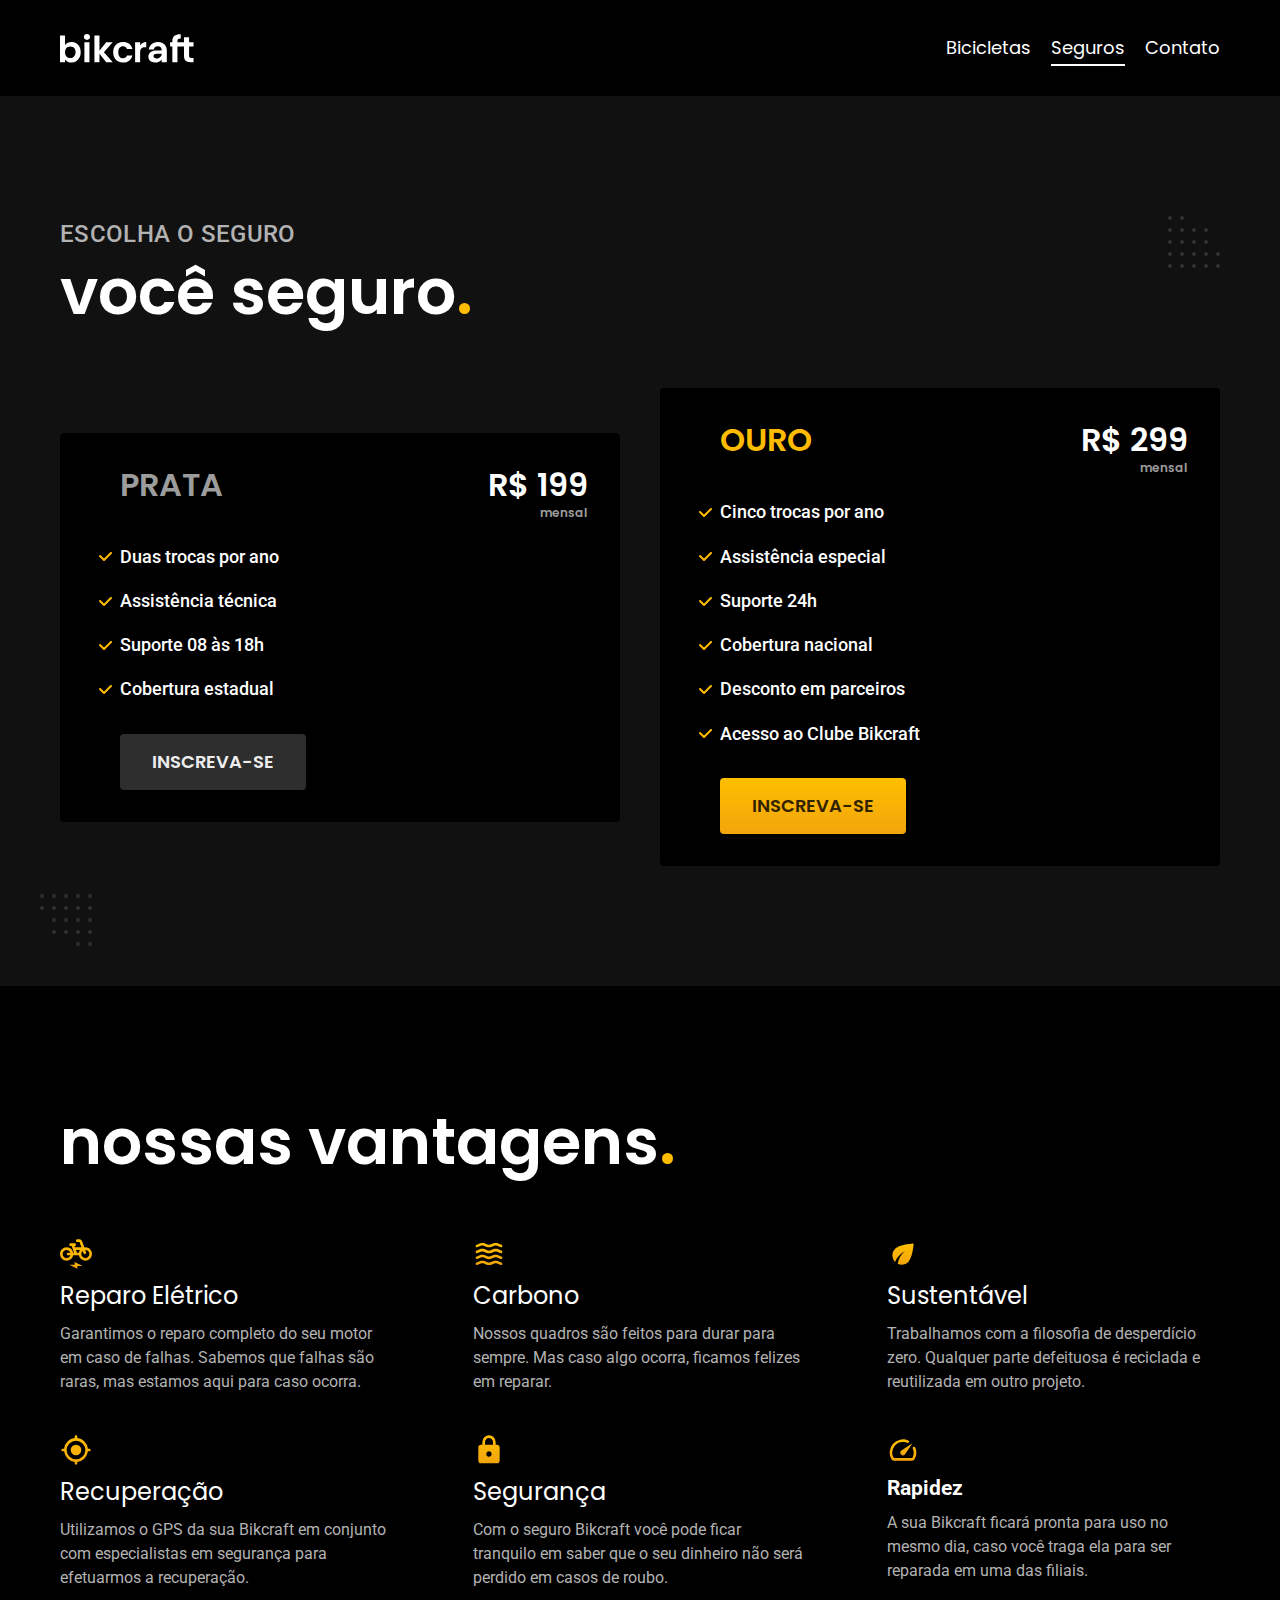
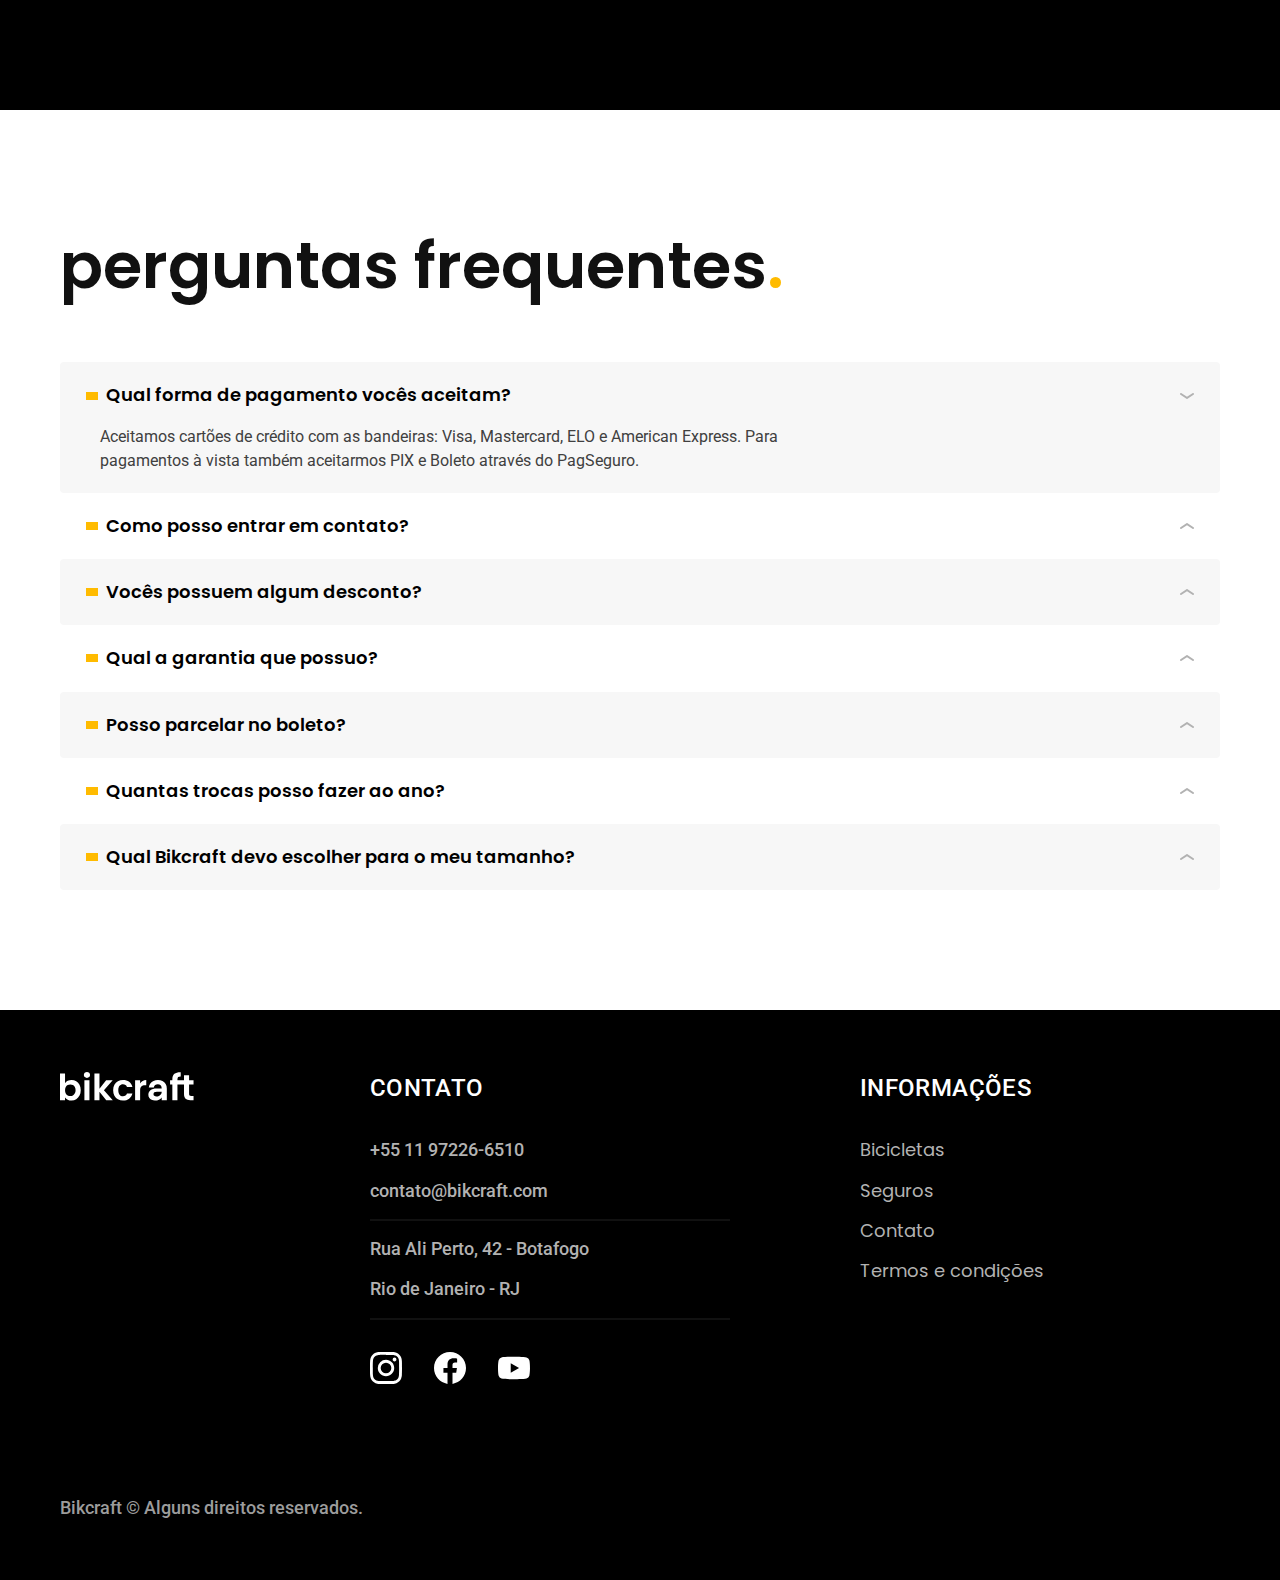
<file: seguros.html>
<!DOCTYPE html>
<html lang="pt-BR">

<head>
  <meta charset="UTF-8">
  <meta http-equiv="X-UA-Compatible" content="IE=edge">
  <meta name="viewport" content="width=device-width, initial-scale=1.0">
  <meta name="description" content="Termos e condições">
  <link rel="preconnect" href="https://fonts.googleapis.com">
  <link rel="preconnect" href="https://fonts.gstatic.com" crossorigin>
  <link href="https://fonts.googleapis.com/css2?family=Merriweather:ital,wght@1,900&family=Poppins:wght@400;600&family=Roboto:wght@400;500&display=swap" rel="stylesheet">
  <link rel="icon" href="./assets/img/favicon.svg" type="image/svg+xml">
  <link rel="preload" href="./assets/css/style.min.css" as="style">
  <link rel="stylesheet" href="./assets/css/style.min.css">
  <script src="./assets/plugins/simple-anime.js" defer></script>
  <script src="./assets/js/script.js" defer></script>
  <title>Seguros | BikCraft</title>
  <script>document.documentElement.classList.add("js");</script>
</head>

<body id="seguros">
  <header class="header-bg">
    <div class="header container">
      <a href="./index.html"><img src="./assets/img/bikcraft.svg" width="136" height="32" alt="Bikcraft"></a>
      <nav aria-label="primaria">
        <ul class="header-menu font-1-m cor-branco">
          <li><a href="./bicicletas.html">Bicicletas</a></li>
          <li><a href="./seguros.html">Seguros</a></li>
          <li><a href="./contato.html">Contato</a></li>
        </ul>
      </nav>
    </div>
  </header>
  <main class="seguros-bg">
    <div class="titulo-bg">
      <div class="titulo container">
        <p class="font-2-l-b cor-5">escolha o seguro</p>
        <h1 class="font-1-xxl cor-0">você seguro<span class="cor-p1">.</span></h1>
      </div>
    </div>
    <div class="seguros container">
      <div class="seguros-item fadeInLeft" data-anime="200">
        <h3 class="font-1-xl cor-6">PRATA</h3>
        <span class="font-1-xl cor-0">R$ 199<span class="font-1-xs cor-6">mensal</span></span>

        <ul class="font-2-m cor-0">
          <li>Duas trocas por ano</li>
          <li>Assistência técnica</li>
          <li>Suporte 08 às 18h</li>
          <li>Cobertura estadual</li>
        </ul>
        <a class="botao secundario" href="./orcamento.html?tipo=seguro&produto=prata">Inscreva-se</a>
      </div>
      <div class="seguros-item fadeInRight" data-anime="400">
        <h3 class="font-1-xl cor-p1">OURO</h3>
        <span class="font-1-xl cor-0">R$ 299<span class="font-1-xs cor-6">mensal</span></span>

        <ul class="font-2-m cor-0">
          <li>Cinco trocas por ano</li>
          <li>Assistência especial</li>
          <li>Suporte 24h</li>
          <li>Cobertura nacional</li>
          <li>Desconto em parceiros</li>
          <li>Acesso ao Clube Bikcraft</li>
        </ul>
        <a class="botao" href="./orcamento.html?tipo=seguro&produto=ouro">Inscreva-se</a>
      </div>
    </div>
  </main>
  <article class="vantagens-bg">
    <div class="vantagens container">
      <h2 class="font-1-xxl cor-0">nossas vantagens<span class="cor-p1">.</span></h2>
      <ul class="font-2-m cor-6">
        <li>
          <img src="./assets/img/icones/eletrica.svg" alt="">
          <h3 class="font-1-l cor-0">Reparo Elétrico</h3>
          <p class="font-2-s cor-5">Garantimos o reparo completo do seu motor em caso de falhas. Sabemos que falhas são raras, mas estamos aqui para caso ocorra.</p>
        </li>
        <li>
          <img src="./assets/img/icones/carbono.svg" alt="">
          <h3 class="font-1-l cor-0">Carbono</h3>
          <p class="font-2-s cor-5">Nossos quadros são feitos para durar para sempre. Mas caso algo ocorra, ficamos felizes em reparar.</p>
        </li>
        <li>
          <img src="./assets/img/icones/sustentavel.svg" alt="">
          <h3 class="font-1-l cor-0">Sustentável</h3>
          <p class="font-2-s cor-5">Trabalhamos com a filosofia de desperdício zero. Qualquer parte defeituosa é reciclada e reutilizada em outro projeto.</p>
        </li>
        <li>
          <img src="./assets/img/icones/rastreador.svg" alt="">
          <h3 class="font-1-l cor-0">Recuperação</h3>
          <p class="font-2-s cor-5">Utilizamos o GPS da sua Bikcraft em conjunto com especialistas em segurança para efetuarmos a recuperação.</p>
        </li>
        <li>
          <img src="./assets/img/icones/seguro.svg" alt="">
          <h3 class="font-1-l cor-0">Segurança</h3>
          <p class="font-2-s cor-5">Com o seguro Bikcraft você pode ficar tranquilo em saber que o seu dinheiro não será perdido em casos de roubo.</p>
        </li>
        <li>
          <img src="./assets/img/icones/velocidade.svg" alt="">
          <h3 class="cor-0">Rapidez</h3>
          <p class="font-2-s cor-5">A sua Bikcraft ficará pronta para uso no mesmo dia, caso você traga ela para ser reparada em uma das filiais.</p>
        </li>
      </ul>
    </div>
  </article>
  <article class="perguntas container">
    <h2 class="font-1-xxl cor-11">perguntas frequentes<span class="cor-p1">.</span></h2>

    <dl>
      <div>
        <dt><button class="font-1-m-b" aria-controls="pergunta1" aria-expanded="true">Qual forma de pagamento vocês aceitam?</button></dt>
        <dd id="pergunta1" class="font-2-s cor-9 ativa">Aceitamos cartões de crédito com as bandeiras: Visa, Mastercard, ELO e American Express. Para pagamentos à vista também aceitarmos PIX e Boleto através do PagSeguro.</dd>
      </div>
      <div>
        <dt><button class="font-1-m-b" aria-controls="pergunta2" aria-expanded="false">Como posso entrar em contato?</button></dt>
        <dd id="pergunta2" class="font-2-s cor-9" class="font-2-s cor-9">Aceitamos cartões de crédito com as bandeiras: Visa, Mastercard, ELO e American Express. Para pagamentos à vista também aceitarmos PIX e Boleto através do PagSeguro.</dd>
      </div>
      <div>
        <dt class="font-1-m-b"><button class="font-1-m-b" aria-controls="pergunta3" aria-expanded="false">Vocês possuem algum desconto?</button></dt>
        <dd id="pergunta3" class="font-2-s cor-9">Aceitamos cartões de crédito com as bandeiras: Visa, Mastercard, ELO e American Express. Para pagamentos à vista também aceitarmos PIX e Boleto através do PagSeguro.</dd>
      </div>
      <div>
        <dt class="font-1-m-b"><button class="font-1-m-b" aria-controls="pergunta4" aria-expanded="false">Qual a garantia que possuo?</button></dt>
        <dd id="pergunta4" class="font-2-s cor-9">Aceitamos cartões de crédito com as bandeiras: Visa, Mastercard, ELO e American Express. Para pagamentos à vista também aceitarmos PIX e Boleto através do PagSeguro.</dd>
      </div>
      <div>
        <dt class="font-1-m-b"><button class="font-1-m-b" aria-controls="pergunta5" aria-expanded="false">Posso parcelar no boleto?</button></dt>
        <dd id="pergunta5" class="font-2-s cor-9">Aceitamos cartões de crédito com as bandeiras: Visa, Mastercard, ELO e American Express. Para pagamentos à vista também aceitarmos PIX e Boleto através do PagSeguro.</dd>
      </div>
      <div>
        <dt class="font-1-m-b"><button class="font-1-m-b" aria-controls="pergunta6" aria-expanded="false">Quantas trocas posso fazer ao ano?</button></dt>
        <dd id="pergunta6" class="font-2-s cor-9">Aceitamos cartões de crédito com as bandeiras: Visa, Mastercard, ELO e American Express. Para pagamentos à vista também aceitarmos PIX e Boleto através do PagSeguro.</dd>
      </div>
      <div>
        <dt class="font-1-m-b"><button class="font-1-m-b" aria-controls="pergunta7" aria-expanded="false">Qual Bikcraft devo escolher para o meu tamanho?</button></dt>
        <dd id="pergunta7" class="font-2-s cor-9">Aceitamos cartões de crédito com as bandeiras: Visa, Mastercard, ELO e American Express. Para pagamentos à vista também aceitarmos PIX e Boleto através do PagSeguro.</dd>
      </div>

    </dl>
  </article>

  <footer class="footer-bg">
    <div class="footer container">
      <div class="footer-logo">
        <img src="./assets/img/bikcraft.svg" alt="">
      </div>
      <div class="footer-contato">
        <h3 class="font-2-l-b cor-0">contato</h3>
        <ul class="font-2-m cor-5">
          <li><a href="tel:+5511972266510">+55 11 97226-6510</a></li>
          <li><a href="mailto:contato@bikcraft.com">contato@bikcraft.com</a></li>
          <li>Rua Ali Perto, 42 - Botafogo</li>
          <li>Rio de Janeiro - RJ</li>
        </ul>

        <ul class="footer-redes ">
          <a href=""><img src="./assets/img/redes/instagram.svg" width="32" height="32" alt="Icone instagram"></a>
          <a href=""><img src="./assets/img/redes/facebook.svg" width="32" height="32" alt="Icone facebook"></a>
          <a href=""><img src="./assets/img/redes/youtube.svg" width="32" height="32" alt="Icone youtube"></a>
        </ul>
      </div>


      <div class="footer-informacoes">
        <h3 class="font-2-l-b cor-0">Informações</h3>
        <ul class="font-1-m cor-5">
          <li><a href="./bicicletas.html">Bicicletas</a></li>
          <li><a href="./seguros.html">Seguros</a></li>
          <li><a href="./contato.html">Contato</a></li>
          <li><a href="./termos.html">Termos e condições</a></li>
        </ul>
      </div>
      <p class="footer-copy font-2-m cor-6">Bikcraft &copy; Alguns direitos reservados.</p>
    </div>
    </div>
  </footer>
</body>

</html>
</file>
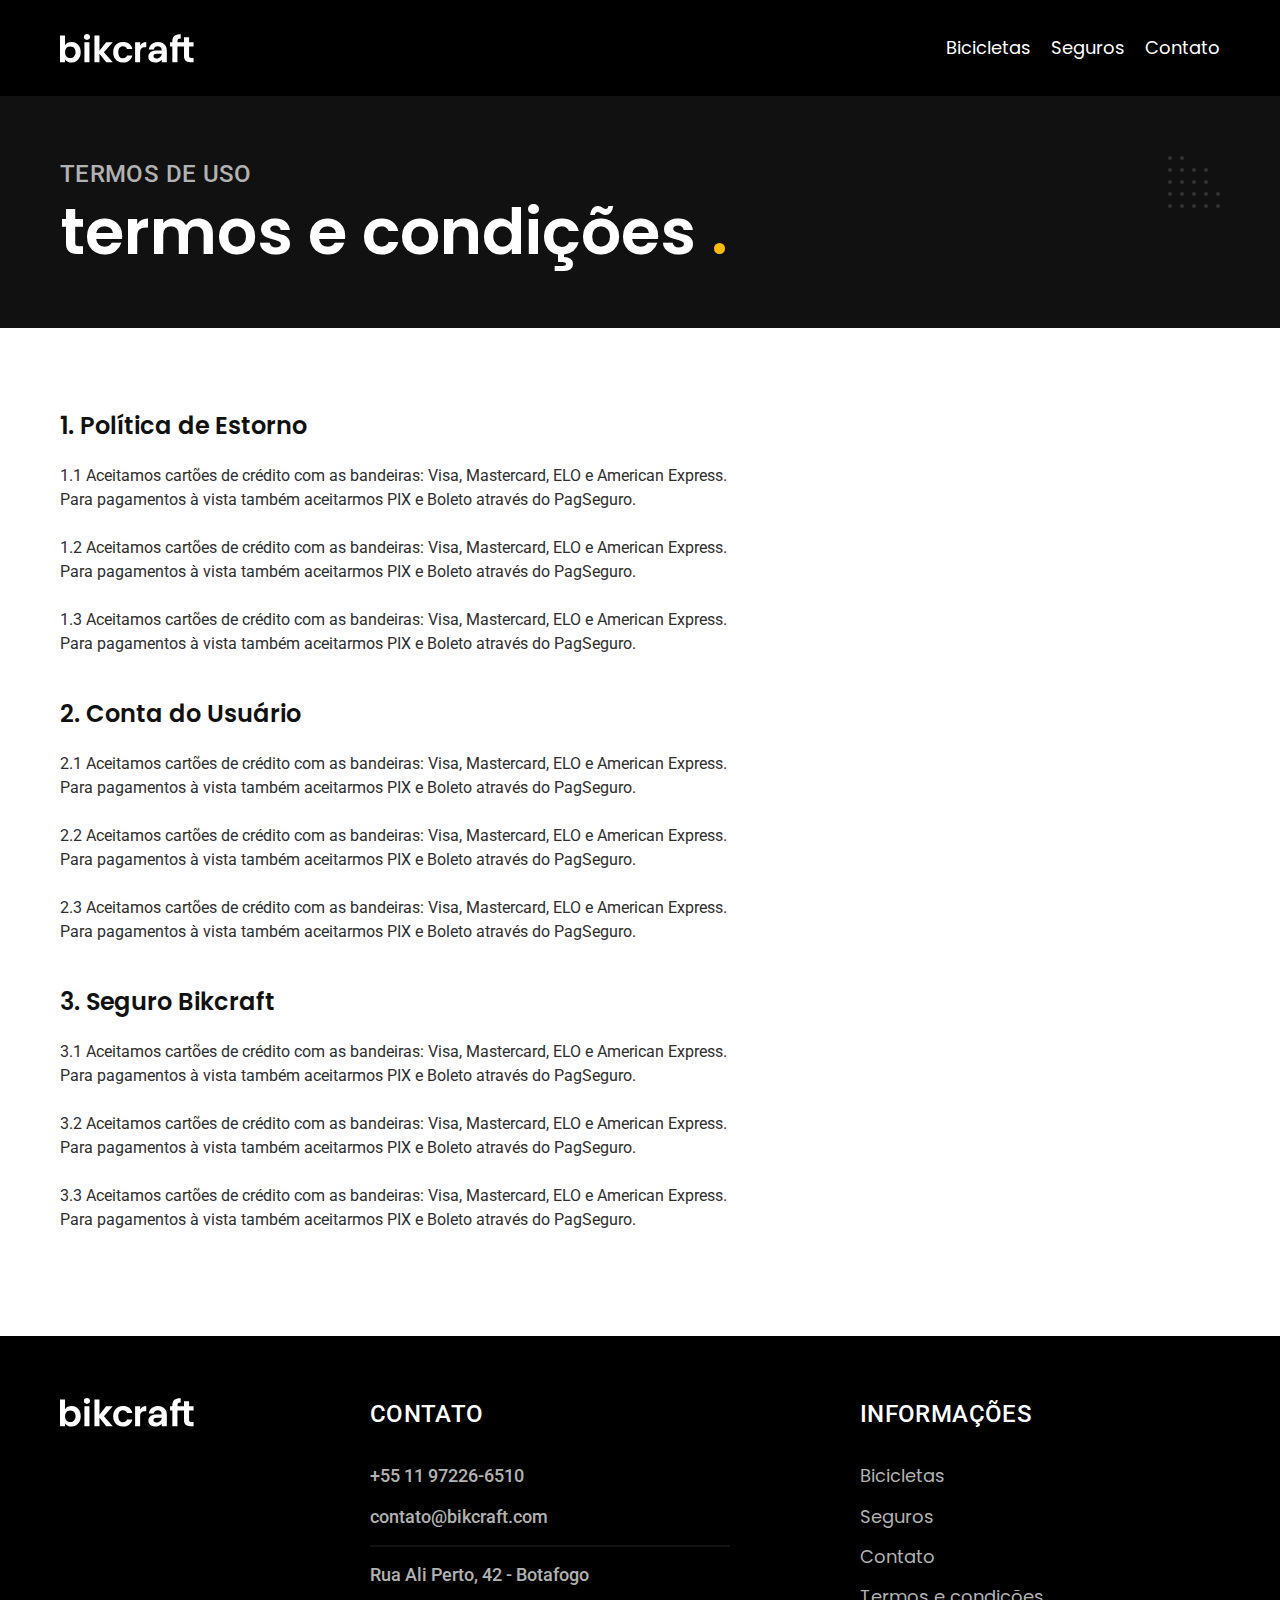
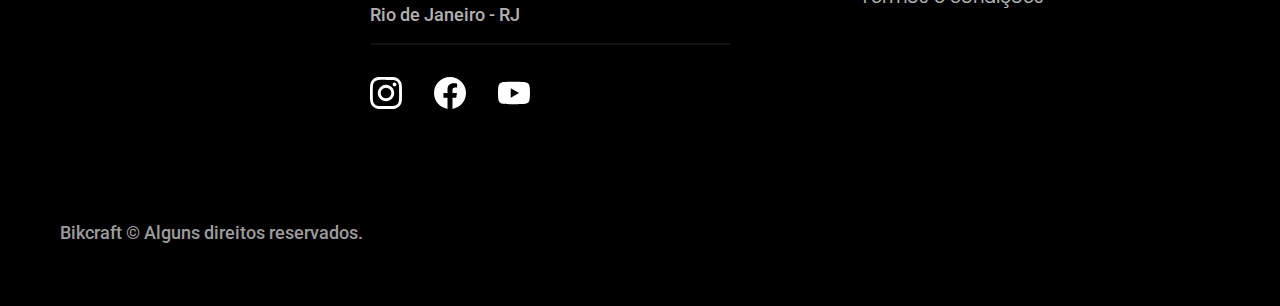
<file: termos.html>
<!DOCTYPE html>
<html lang="pt-BR">

<head>
  <meta charset="UTF-8">
  <meta http-equiv="X-UA-Compatible" content="IE=edge">
  <meta name="viewport" content="width=device-width, initial-scale=1.0">
  <meta name="description" content="Termos e condições">
  <link rel="preconnect" href="https://fonts.googleapis.com">
  <link rel="preconnect" href="https://fonts.gstatic.com" crossorigin>
  <link href="https://fonts.googleapis.com/css2?family=Merriweather:ital,wght@1,900&family=Poppins:wght@400;600&family=Roboto:wght@400;500&display=swap" rel="stylesheet">
  <link rel="icon" href="./assets/img/favicon.svg" type="image/svg+xml">
  <link rel="preload" href="./assets/css/style.min.css" as="style">
  <link rel="stylesheet" href="./assets/css/style.min.css">
  <script src="./assets/js/script.js" defer></script>
  <title>Termos e Condições | BikCraft</title>
  <script>document.documentElement.classList.add("js");</script>
</head>

<body id="termos">
  <header class="header-bg">
    <div class="header container">
      <a href="./index.html"><img src="./assets/img/bikcraft.svg" width="136" height="32" alt="Bikcraft"></a>
      <nav aria-label="primaria">
        <ul class="header-menu font-1-m cor-branco">
          <li><a href="./bicicletas.html">Bicicletas</a></li>
          <li><a href="./seguros.html">Seguros</a></li>
          <li><a href="./contato.html">Contato</a></li>
        </ul>
      </nav>
    </div>
  </header>
  <main>
    <div class="titulo-bg">
      <div class="titulo container">
        <p class="font-2-l-b cor-5">Termos de uso</p>
        <h1 class="font-1-xxl cor-0">termos e condições <span class="cor-p1">.</span></h1>
      </div>
    </div>
    <div class="termos font-2-s cor-10 container">
      <h2 class="font-1-l cor-11">1. Política de Estorno</h2>
      <p>1.1 Aceitamos cartões de crédito com as bandeiras: Visa, Mastercard, ELO e American Express. Para pagamentos à vista também aceitarmos PIX e Boleto através do PagSeguro.</p>
      <p>1.2 Aceitamos cartões de crédito com as bandeiras: Visa, Mastercard, ELO e American Express. Para pagamentos à vista também aceitarmos PIX e Boleto através do PagSeguro.</p>
      <p>1.3 Aceitamos cartões de crédito com as bandeiras: Visa, Mastercard, ELO e American Express. Para pagamentos à vista também aceitarmos PIX e Boleto através do PagSeguro.</p>

      <h2 class="font-1-l cor-11">2. Conta do Usuário</h2>
      <p>2.1 Aceitamos cartões de crédito com as bandeiras: Visa, Mastercard, ELO e American Express. Para pagamentos à vista também aceitarmos PIX e Boleto através do PagSeguro.</p>
      <p>2.2 Aceitamos cartões de crédito com as bandeiras: Visa, Mastercard, ELO e American Express. Para pagamentos à vista também aceitarmos PIX e Boleto através do PagSeguro.</p>
      <p>2.3 Aceitamos cartões de crédito com as bandeiras: Visa, Mastercard, ELO e American Express. Para pagamentos à vista também aceitarmos PIX e Boleto através do PagSeguro.</p>

      <h2 class="font-1-l cor-11">3. Seguro Bikcraft</h2>
      <p>3.1 Aceitamos cartões de crédito com as bandeiras: Visa, Mastercard, ELO e American Express. Para pagamentos à vista também aceitarmos PIX e Boleto através do PagSeguro.</p>
      <p>3.2 Aceitamos cartões de crédito com as bandeiras: Visa, Mastercard, ELO e American Express. Para pagamentos à vista também aceitarmos PIX e Boleto através do PagSeguro.</p>
      <p>3.3 Aceitamos cartões de crédito com as bandeiras: Visa, Mastercard, ELO e American Express. Para pagamentos à vista também aceitarmos PIX e Boleto através do PagSeguro.</p>
    </div>
  </main>

  <footer class="footer-bg">
    <div class="footer container">
      <div class="footer-logo">
        <img src="./assets/img/bikcraft.svg" width="136" height="32" alt="">
      </div>
      <div class="footer-contato">
        <h3 class="font-2-l-b cor-0">contato</h3>
        <ul class="font-2-m cor-5">
          <li><a href="tel:+5511972266510">+55 11 97226-6510</a></li>
          <li><a href="mailto:contato@bikcraft.com">contato@bikcraft.com</a></li>
          <li>Rua Ali Perto, 42 - Botafogo</li>
          <li>Rio de Janeiro - RJ</li>
        </ul>

        <ul class="footer-redes ">
          <a href=""><img src="./assets/img/redes/instagram.svg" width="32" height="32" alt="Icone instagram"></a>
          <a href=""><img src="./assets/img/redes/facebook.svg" width="32" height="32" alt="Icone facebook"></a>
          <a href=""><img src="./assets/img/redes/youtube.svg" width="32" height="32" alt="Icone youtube"></a>
        </ul>
      </div>


      <div class="footer-informacoes">
        <h3 class="font-2-l-b cor-0">Informações</h3>
        <ul class="font-1-m cor-5">
          <li><a href="./bicicletas.html">Bicicletas</a></li>
          <li><a href="./seguros.html">Seguros</a></li>
          <li><a href="./contato.html">Contato</a></li>
          <li><a href="./termos.html">Termos e condições</a></li>
        </ul>
      </div>
      <p class="footer-copy font-2-m cor-6">Bikcraft &copy; Alguns direitos reservados.</p>
    </div>
    </div>
  </footer>
</body>

</html>
</file>
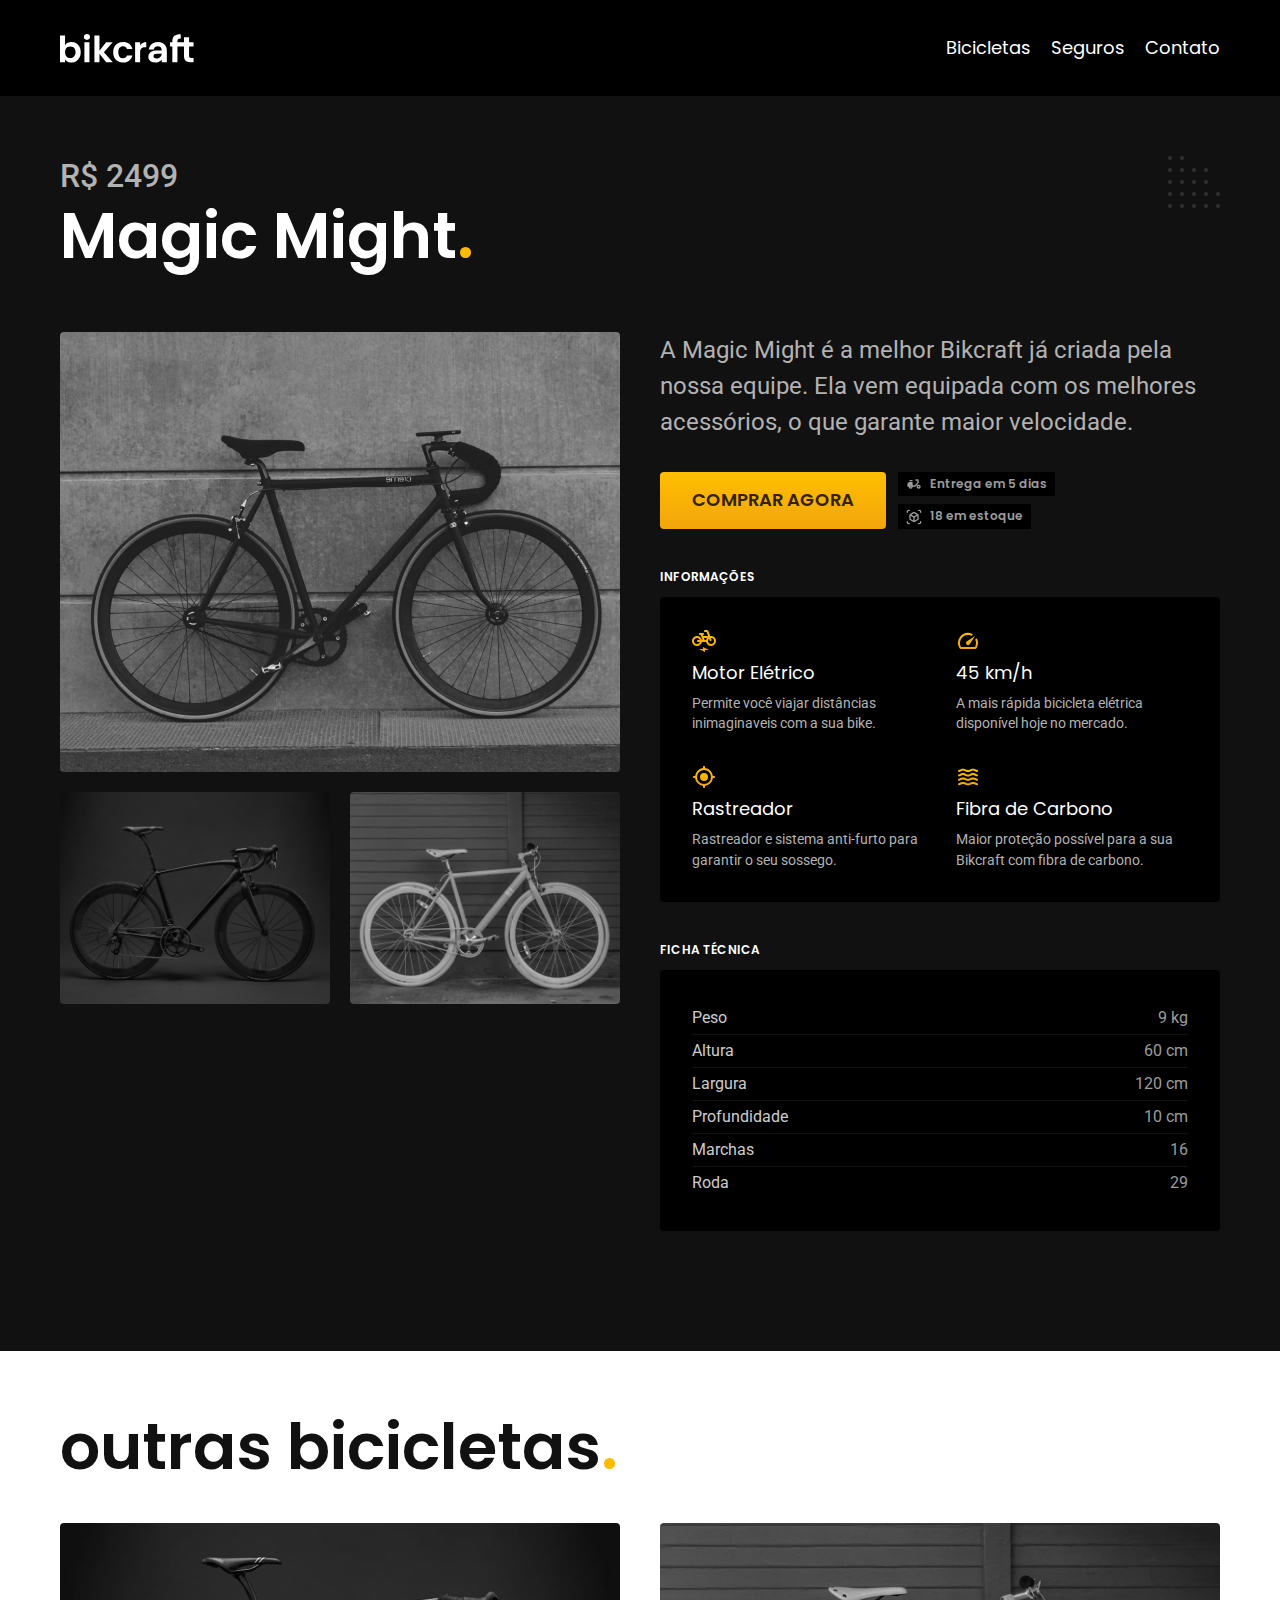
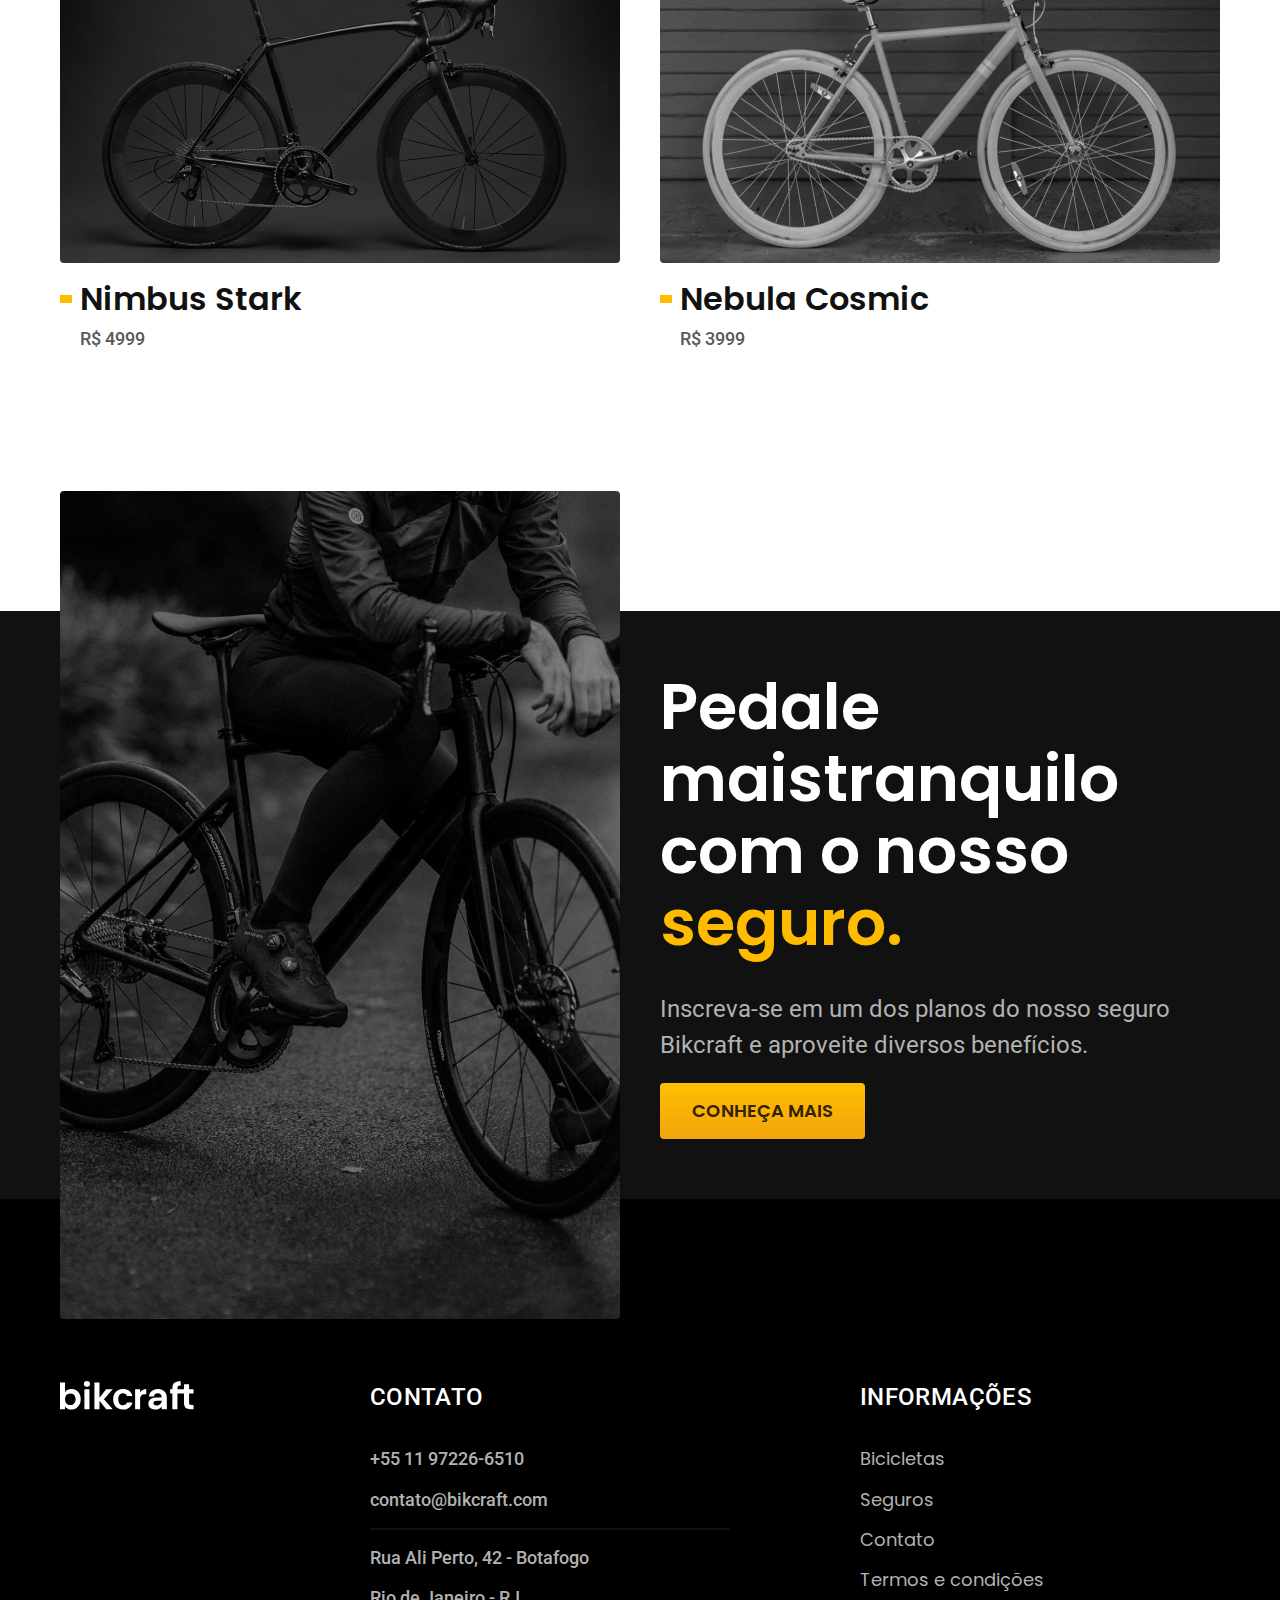
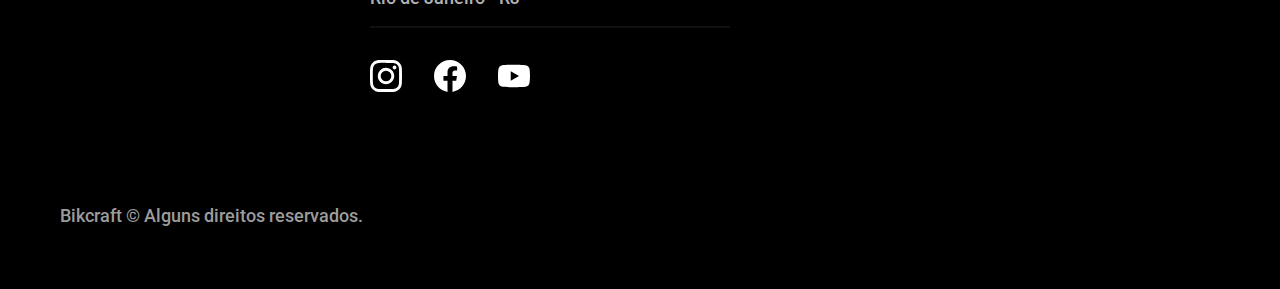
<file: bicicletas/magic.html>
<!DOCTYPE html>
<html lang="pt-BR">

<head>
  <meta charset="UTF-8">
  <meta http-equiv="X-UA-Compatible" content="IE=edge">
  <meta name="viewport" content="width=device-width, initial-scale=1.0">
  <meta name="description" content="Magic">
  <link rel="preconnect" href="https://fonts.googleapis.com">
  <link rel="preconnect" href="https://fonts.gstatic.com" crossorigin>
  <link href="https://fonts.googleapis.com/css2?family=Merriweather:ital,wght@1,900&family=Poppins:wght@400;600&family=Roboto:wght@400;500&display=swap" rel="stylesheet">
  <link rel="icon" href="../assets/img/favicon.svg" type="image/svg+xml">
  <link rel="stylesheet" href="../assets/css/style.min.css">
  <script src="../assets/js/script.js" defer></script>
  <title>Magic | BikCraft</title>
  <script>document.documentElement.classList.add("js");</script>
</head>

<body id="bicicleta">
  <header class="header-bg">
    <div class="header container">
      <a href="../index.html"><img src="../assets/img/bikcraft.svg" width="136" height="32" alt="Bikcraft"></a>
      <nav aria-label="primaria">
        <ul class="header-menu font-1-m cor-branco">
          <li><a href="../bicicletas.html">Bicicletas</a></li>
          <li><a href="../seguros.html">Seguros</a></li>
          <li><a href="../contato.html">Contato</a></li>
        </ul>
      </nav>
    </div>
  </header>
  <main class="titulo-bg">
    <div>
      <div class="titulo container">
        <p class="font-2-xl cor-5">R$ 2499</p>
        <h1 class="font-1-xxl cor-0">Magic Might<span class="cor-p1">.</span></h1>
      </div>
    </div>
    <div class="bicicleta container">
      <div class="bicicleta-imagens">
        <img src="../assets/img/bicicleta/nimbus2.jpg" width="1120" height="880" alt="Bicicleta 2">
        <img src="../assets/img/bicicleta/nimbus1.jpg" width="1120" height="880" alt="Bicicleta 1">
        <img src="../assets/img/bicicleta/nimbus3.jpg" width="1120" height="880" alt="Bicicleta 3">
      </div>
      <div class="bicicleta-conteudo">
        <p class="font-2-l cor-5">A Magic Might é a melhor Bikcraft já criada pela nossa equipe. Ela vem equipada com os melhores acessórios, o que garante maior velocidade.</p>
        <div class="bicicleta-comprar">
          <a class="botao" href="../orcamento.html?tipo=bikcraft&produto=magic">Comprar agora</a>
          <span class="font-1-xs cor-6"><img src="../assets/img/icones/entrega.svg" width="16" height="16" alt=""> Entrega em 5 dias</span>
          <span class="font-1-xs cor-6"><img src="../assets/img/icones/estoque.svg" width="16" height="16" alt=""> 18 em estoque</span>
        </div>

        <h2 class="font-1-xs cor-0">Informações</h2>
        <ul class="bicicleta-informacoes">
          <li>
            <img src="../assets/img/icones/eletrica.svg" width="24" height="24" alt="">
            <h3 class="font-1-m cor-0">Motor Elétrico</h3>
            <p class="font-2-xs cor-5">Permite você viajar distâncias inimaginaveis com a sua bike.</p>
          </li>
          <li>
            <img src="../assets/img/icones/velocidade.svg" width="24" height="24" alt="">
            <h3 class="font-1-m cor-0">45 km/h</h3>
            <p class="font-2-xs cor-5">A mais rápida bicicleta elétrica disponível hoje no mercado.</p>
          </li>
          <li>
            <img src="../assets/img/icones/rastreador.svg" width="24" height="24" alt="">
            <h3 class="font-1-m cor-0">Rastreador</h3>
            <p class="font-2-xs cor-5">Rastreador e sistema anti-furto para garantir o seu sossego.</p>
          </li>
          <li>
            <img src="../assets/img/icones/carbono.svg" width="24" height="24" alt="">
            <h3 class="font-1-m cor-0">Fibra de Carbono</h3>
            <p class="font-2-xs cor-5">Maior proteção possível para a sua Bikcraft com fibra de carbono.</p>
          </li>
        </ul>
        <h2 class="font-1-xs cor-0">Ficha técnica</h2>
        <ul class="bicicletas-ficha font-2-s cor-4">
          <li> Peso <span>9 kg</span></li>
          <li>Altura<span>60 cm</span></li>
          <li>Largura<span>120 cm</span></li>
          <li>Profundidade<span>10 cm</span></li>
          <li>Marchas <span>16</span></li>
          <li>Roda <span>29</span></li>
        </ul>
      </div>
    </div>
    </div>
  </main>
  <article class="bicicletas-lista container">
    <h2 class="font-1-xxl">outras bicicletas<span class="cor-p1">.</span></h2>
    <ul>
      <li>
        <a href="./nimbus.html">
          <img src="../assets/img/bicicletas/nimbus.jpg" width="1120" height="680" alt="Bicicleta preta">
          <h3 class="font-1-xl">Nimbus Stark</h3>
          <span class="font-2-m cor-8">R$ 4999</span>
        </a>
      </li>
      <li>
        <a href="./nebula.html">
          <img src="../assets/img/bicicletas/nebula.jpg" width="1120" height="680" alt="Bicicleta preta">
          <h3 class="font-1-xl">Nebula Cosmic</h3>
          <span class="font-2-m cor-8">R$ 3999</span>
        </a>
      </li>
    </ul>
  </article>
  <article class="seguro-bg">
    <div class="seguro container">
      <div class="seguro-imagem">
        <img src="../assets/img/fotos/seguros.jpg" width="1360" height="1512" alt="Pessoa parada em cima de uma bicicleta">
      </div>
      <div class="seguro-conteudo">
        <h2 class="font-1-xxl cor-0">Pedale maistranquilo com o nosso <span class="cor-p1">seguro.</span></h2>
        <p class="font-2-l cor-5">Inscreva-se em um dos planos do nosso seguro Bikcraft e aproveite diversos benefícios.</p>
        <a class="botao" href="../seguros.html">Conheça mais</a>
      </div>
    </div>
  </article>

  <footer class="footer-bg">
    <div class="footer container">
      <div class="footer-logo">
        <img src="../assets/img/bikcraft.svg" width="136" height="32" alt="">
      </div>
      <div class="footer-contato">
        <h3 class="font-2-l-b cor-0">contato</h3>
        <ul class="font-2-m cor-5">
          <li><a href="tel:+5511972266510">+55 11 97226-6510</a></li>
          <li><a href="mailto:contato@bikcraft.com">contato@bikcraft.com</a></li>
          <li>Rua Ali Perto, 42 - Botafogo</li>
          <li>Rio de Janeiro - RJ</li>
        </ul>

        <ul class="footer-redes ">
          <a href=""><img src="../assets/img/redes/instagram.svg" width="32" height="32" alt="Icone instagram"></a>
          <a href=""><img src="../assets/img/redes/facebook.svg" width="32" height="32" alt="Icone facebook"></a>
          <a href=""><img src="../assets/img/redes/youtube.svg" width="32" height="32" alt="Icone youtube"></a>
        </ul>
      </div>


      <div class="footer-informacoes">
        <h3 class="font-2-l-b cor-0">Informações</h3>
        <ul class="font-1-m cor-5">
          <li><a href="../bicicletas.html">Bicicletas</a></li>
          <li><a href="../seguros.html">Seguros</a></li>
          <li><a href="../contato.html">Contato</a></li>
          <li><a href="../termos.html">Termos e condições</a></li>
        </ul>
      </div>
      <p class="footer-copy font-2-m cor-6">Bikcraft &copy; Alguns direitos reservados.</p>
    </div>
    </div>
  </footer>
</body>

</html>
</file>
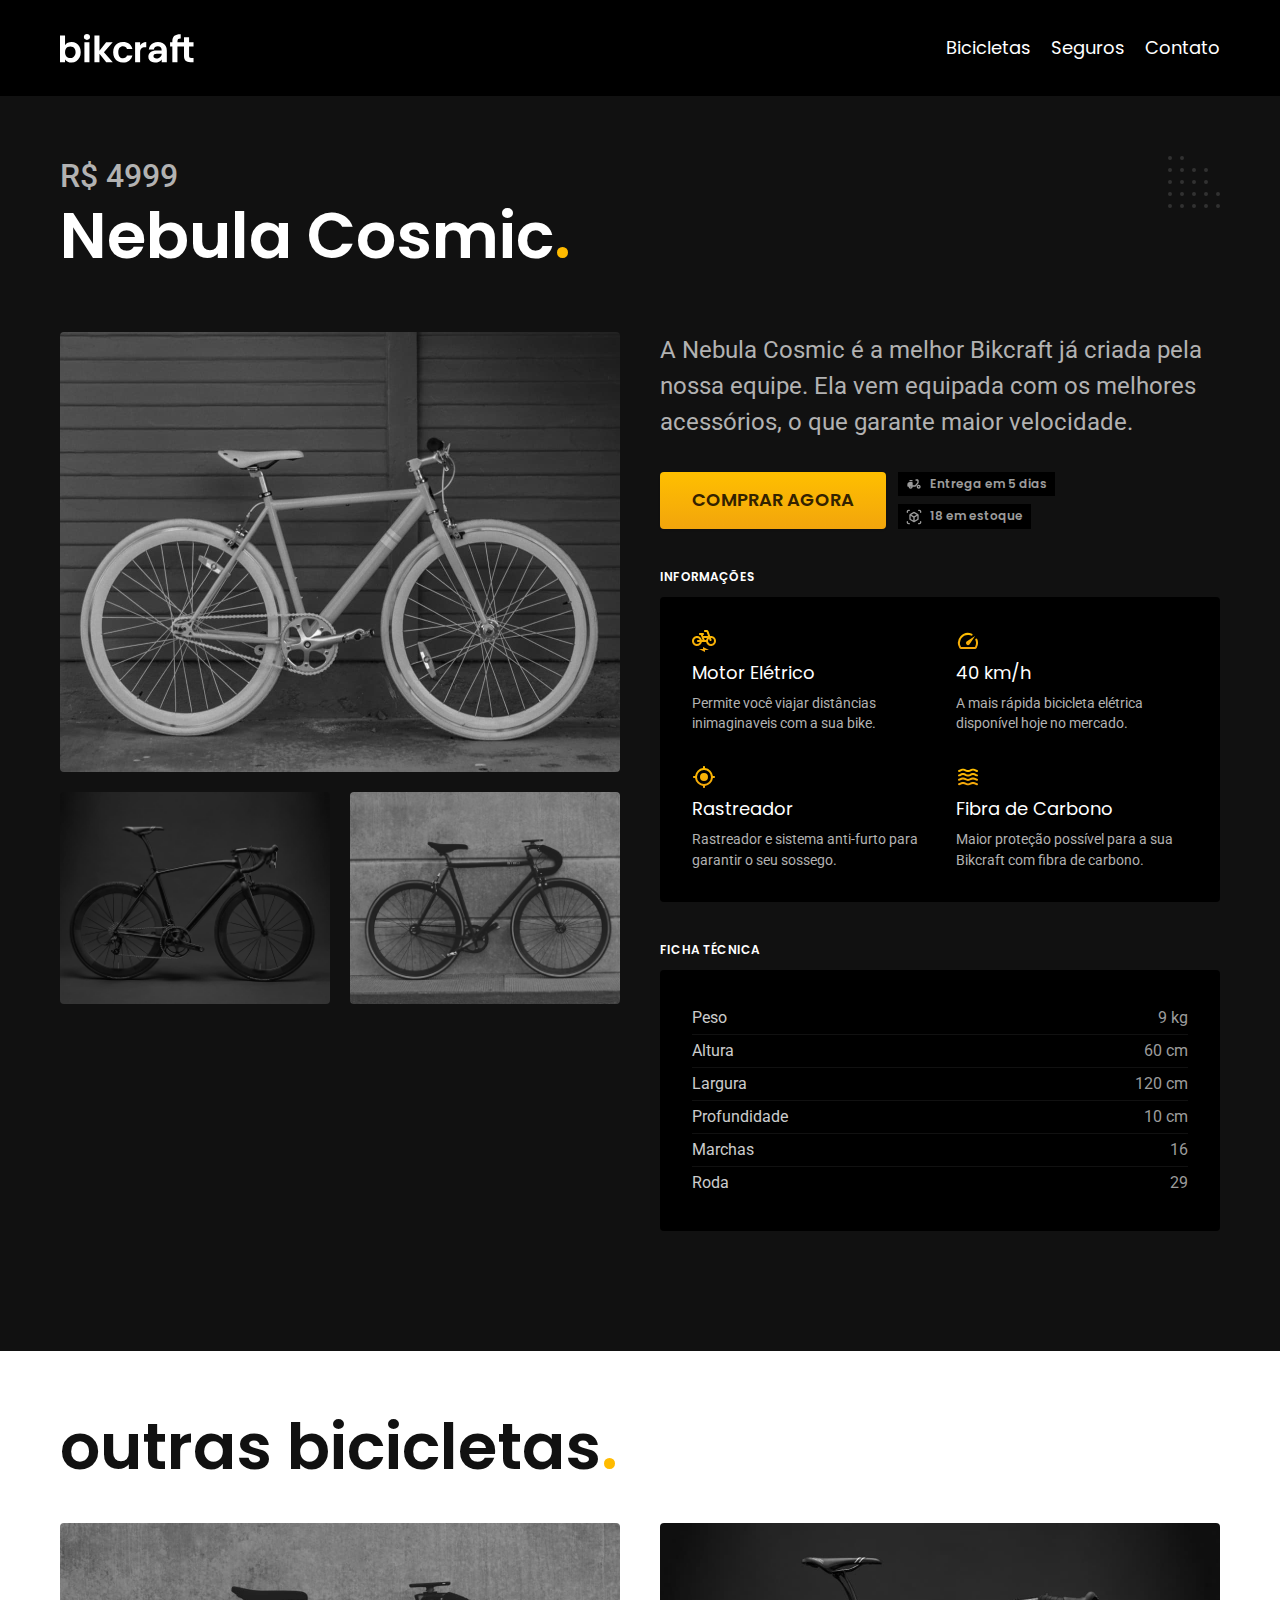
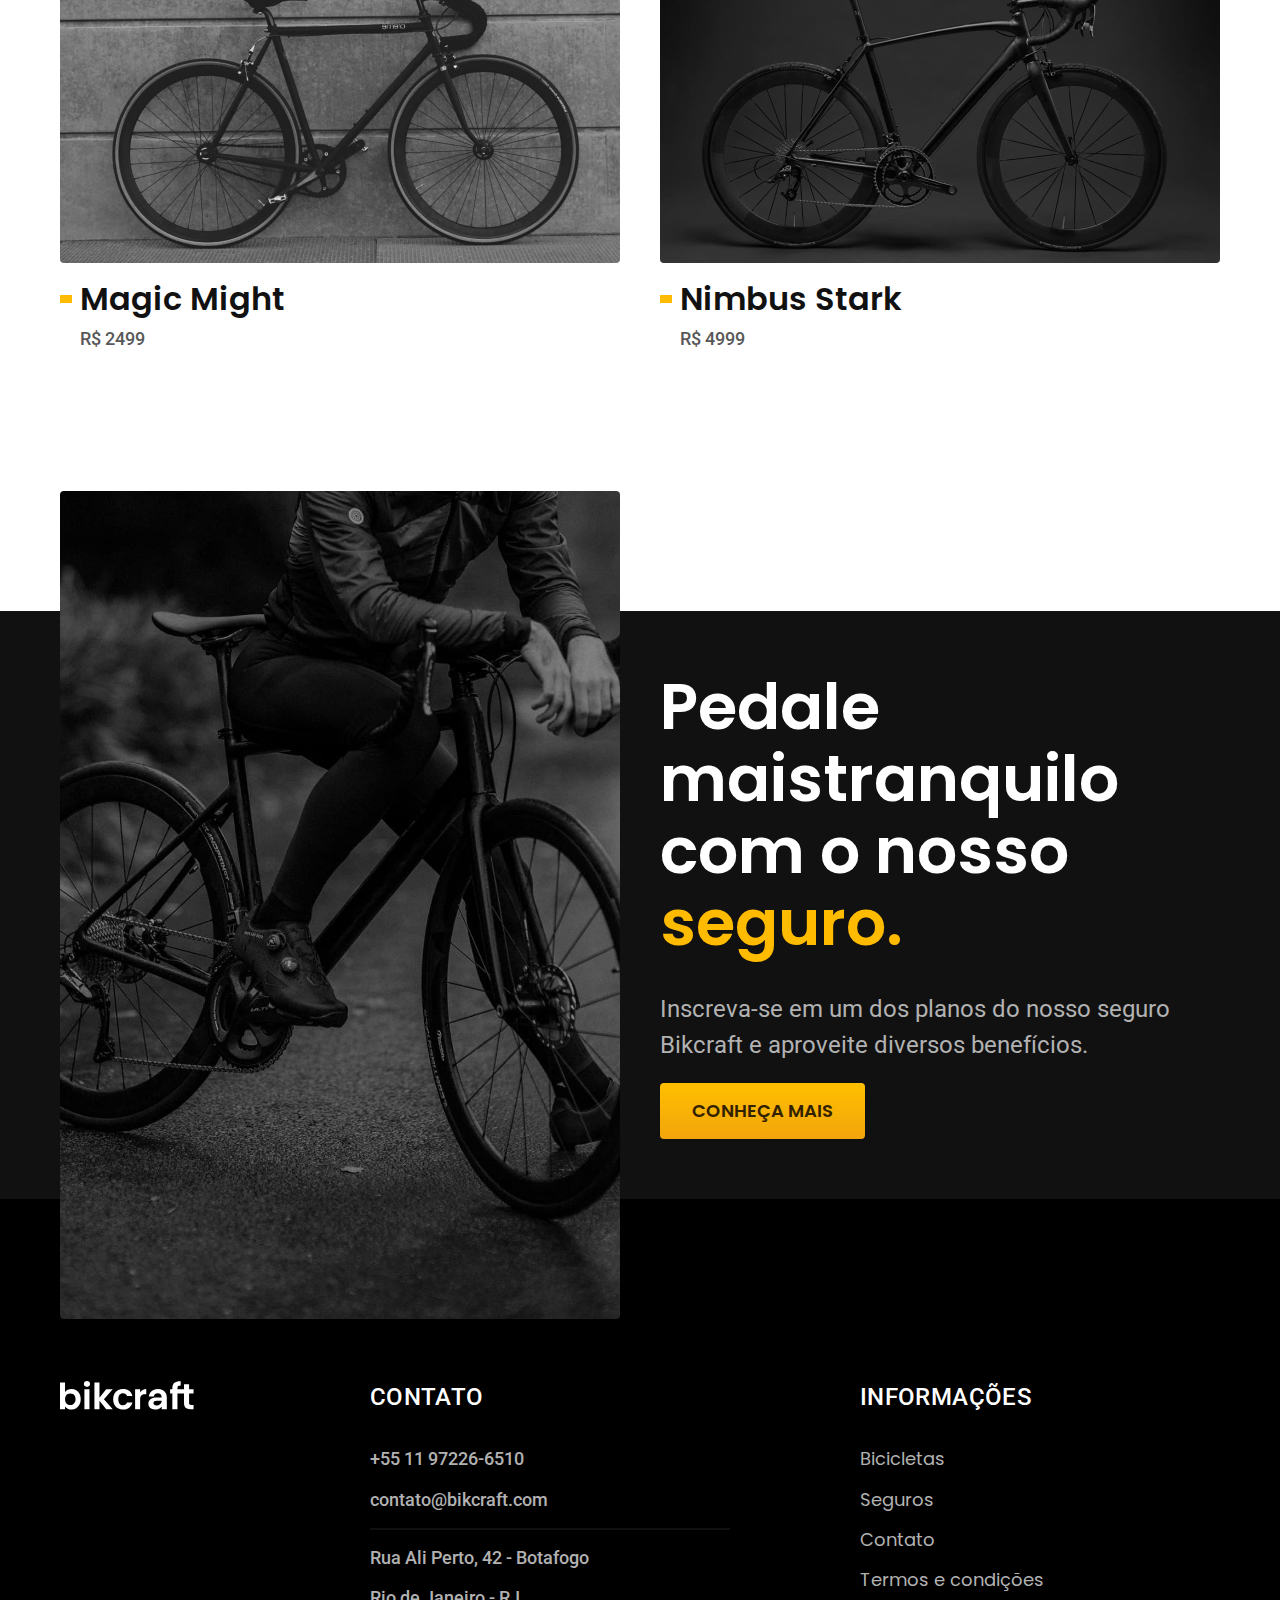
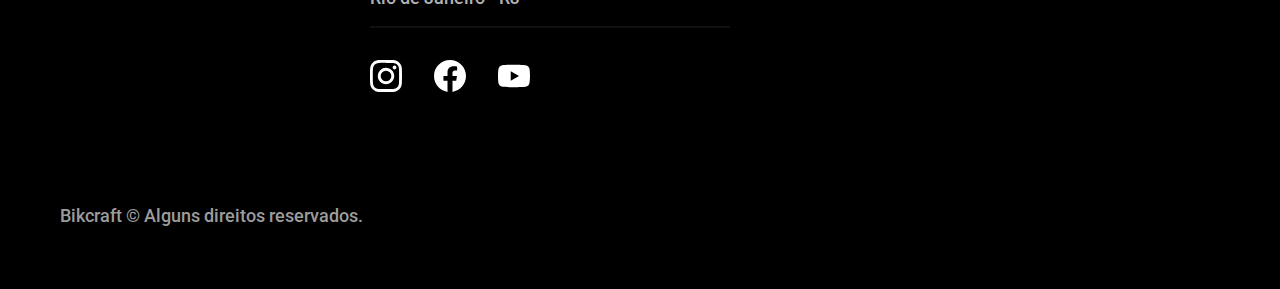
<file: bicicletas/nebula.html>
<!DOCTYPE html>
<html lang="pt-BR">

<head>
  <meta charset="UTF-8">
  <meta http-equiv="X-UA-Compatible" content="IE=edge">
  <meta name="viewport" content="width=device-width, initial-scale=1.0">
  <meta name="description" content="Nebula">
  <link rel="preconnect" href="https://fonts.googleapis.com">
  <link rel="preconnect" href="https://fonts.gstatic.com" crossorigin>
  <link href="https://fonts.googleapis.com/css2?family=Merriweather:ital,wght@1,900&family=Poppins:wght@400;600&family=Roboto:wght@400;500&display=swap" rel="stylesheet">
  <link rel="icon" href="../assets/img/favicon.svg" type="image/svg+xml">
  <link rel="stylesheet" href="../assets/css/style.min.css">
  <script src="../assets/js/script.js" defer></script>
  <title>Nebula | BikCraft</title>
  <script>document.documentElement.classList.add("js");</script>
</head>

<body id="bicicleta">
  <header class="header-bg">
    <div class="header container">
      <a href="../index.html"><img src="../assets/img/bikcraft.svg" width="136" height="32" alt="Bikcraft"></a>
      <nav aria-label="primaria">
        <ul class="header-menu font-1-m cor-branco">
          <li><a href="../bicicletas.html">Bicicletas</a></li>
          <li><a href="../seguros.html">Seguros</a></li>
          <li><a href="../contato.html">Contato</a></li>
        </ul>
      </nav>
    </div>
  </header>
  <main class="titulo-bg">
    <div>
      <div class="titulo container">
        <p class="font-2-xl cor-5">R$ 4999</p>
        <h1 class="font-1-xxl cor-0">Nebula Cosmic<span class="cor-p1">.</span></h1>
      </div>
    </div>
    <div class="bicicleta container">
      <div class="bicicleta-imagens">
        <img src="../assets/img/bicicleta/nimbus3.jpg" alt="Bicicleta 3">
        <img src="../assets/img/bicicleta/nimbus1.jpg" alt="Bicicleta 1">
        <img src="../assets/img/bicicleta/nimbus2.jpg" alt="Bicicleta 2">
      </div>
      <div class="bicicleta-conteudo">
        <p class="font-2-l cor-5">A Nebula Cosmic é a melhor Bikcraft já criada pela nossa equipe. Ela vem equipada com os melhores acessórios, o que garante maior velocidade.</p>
        <div class="bicicleta-comprar">
          <a class="botao" href="../orcamento.html?tipo=bikcraft&produto=nebula">Comprar agora</a>
          <span class="font-1-xs cor-6"><img src="../assets/img/icones/entrega.svg" alt=""> Entrega em 5 dias</span>
          <span class="font-1-xs cor-6"><img src="../assets/img/icones/estoque.svg" alt=""> 18 em estoque</span>
        </div>

        <h2 class="font-1-xs cor-0">Informações</h2>
        <ul class="bicicleta-informacoes">
          <li>
            <img src="../assets/img/icones/eletrica.svg" alt="">
            <h3 class="font-1-m cor-0">Motor Elétrico</h3>
            <p class="font-2-xs cor-5">Permite você viajar distâncias inimaginaveis com a sua bike.</p>
          </li>
          <li>
            <img src="../assets/img/icones/velocidade.svg" alt="">
            <h3 class="font-1-m cor-0">40 km/h</h3>
            <p class="font-2-xs cor-5">A mais rápida bicicleta elétrica disponível hoje no mercado.</p>
          </li>
          <li>
            <img src="../assets/img/icones/rastreador.svg" alt="">
            <h3 class="font-1-m cor-0">Rastreador</h3>
            <p class="font-2-xs cor-5">Rastreador e sistema anti-furto para garantir o seu sossego.</p>
          </li>
          <li>
            <img src="../assets/img/icones/carbono.svg" alt="">
            <h3 class="font-1-m cor-0">Fibra de Carbono</h3>
            <p class="font-2-xs cor-5">Maior proteção possível para a sua Bikcraft com fibra de carbono.</p>
          </li>
        </ul>
        <h2 class="font-1-xs cor-0">Ficha técnica</h2>
        <ul class="bicicletas-ficha font-2-s cor-4">
          <li> Peso <span>9 kg</span></li>
          <li>Altura<span>60 cm</span></li>
          <li>Largura<span>120 cm</span></li>
          <li>Profundidade<span>10 cm</span></li>
          <li>Marchas <span>16</span></li>
          <li>Roda <span>29</span></li>
        </ul>
      </div>
    </div>
    </div>
  </main>
  <article class="bicicletas-lista container">
    <h2 class="font-1-xxl">outras bicicletas<span class="cor-p1">.</span></h2>
    <ul>
      <li>
        <a href="./magic.html">
          <img src="../assets/img/bicicletas/magic.jpg" alt="Bicicleta preta">
          <h3 class="font-1-xl">Magic Might</h3>
          <span class="font-2-m cor-8">R$ 2499</span>
        </a>
      </li>
      <li>
        <a href="./nimbus.html">
          <img src="../assets/img/bicicletas/nimbus.jpg" alt="Bicicleta preta">
          <h3 class="font-1-xl">Nimbus Stark</h3>
          <span class="font-2-m cor-8">R$ 4999</span>
        </a>
      </li>
    </ul>
  </article>
  <article class="seguro-bg">
    <div class="seguro container">
      <div class="seguro-imagem">
        <img src="../assets/img/fotos/seguros.jpg" alt="Pessoa parada em cima de uma bicicleta">
      </div>
      <div class="seguro-conteudo">
        <h2 class="font-1-xxl cor-0">Pedale maistranquilo com o nosso <span class="cor-p1">seguro.</span></h2>
        <p class="font-2-l cor-5">Inscreva-se em um dos planos do nosso seguro Bikcraft e aproveite diversos benefícios.</p>
        <a class="botao" href="../seguros.html">Conheça mais</a>
      </div>
    </div>
  </article>

  <footer class="footer-bg">
    <div class="footer container">
      <div class="footer-logo">
        <img src="../assets/img/bikcraft.svg" alt="">
      </div>
      <div class="footer-contato">
        <h3 class="font-2-l-b cor-0">contato</h3>
        <ul class="font-2-m cor-5">
          <li><a href="tel:+5511972266510">+55 11 97226-6510</a></li>
          <li><a href="mailto:contato@bikcraft.com">contato@bikcraft.com</a></li>
          <li>Rua Ali Perto, 42 - Botafogo</li>
          <li>Rio de Janeiro - RJ</li>
        </ul>

        <ul class="footer-redes ">
          <a href=""><img src="../assets/img/redes/instagram.svg" width="32" height="32" alt="Icone instagram"></a>
          <a href=""><img src="../assets/img/redes/facebook.svg" width="32" height="32" alt="Icone facebook"></a>
          <a href=""><img src="../assets/img/redes/youtube.svg" width="32" height="32" alt="Icone youtube"></a>
        </ul>
      </div>


      <div class="footer-informacoes">
        <h3 class="font-2-l-b cor-0">Informações</h3>
        <ul class="font-1-m cor-5">
          <li><a href="../bicicletas.html">Bicicletas</a></li>
          <li><a href="../seguros.html">Seguros</a></li>
          <li><a href="../contato.html">Contato</a></li>
          <li><a href="../termos.html">Termos e condições</a></li>
        </ul>
      </div>
      <p class="footer-copy font-2-m cor-6">Bikcraft &copy; Alguns direitos reservados.</p>
    </div>
    </div>
  </footer>
</body>

</html>
</file>
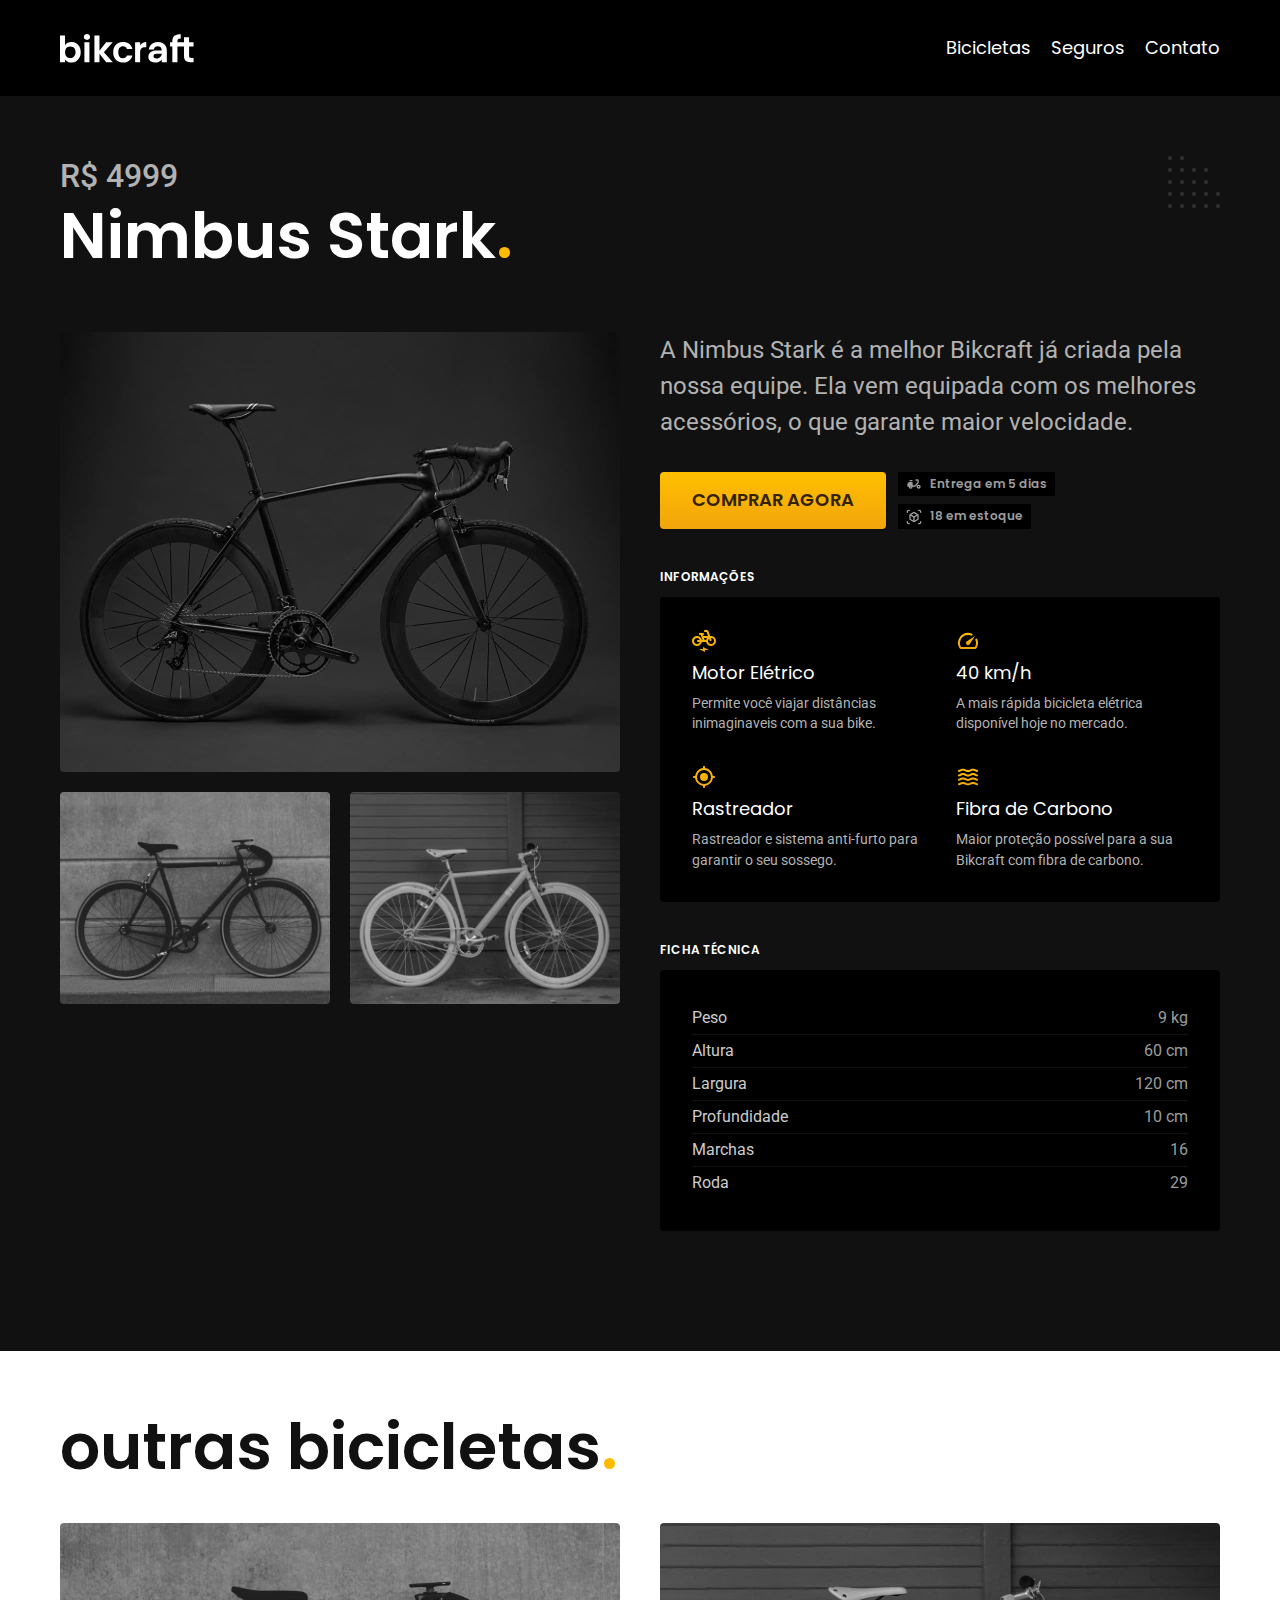
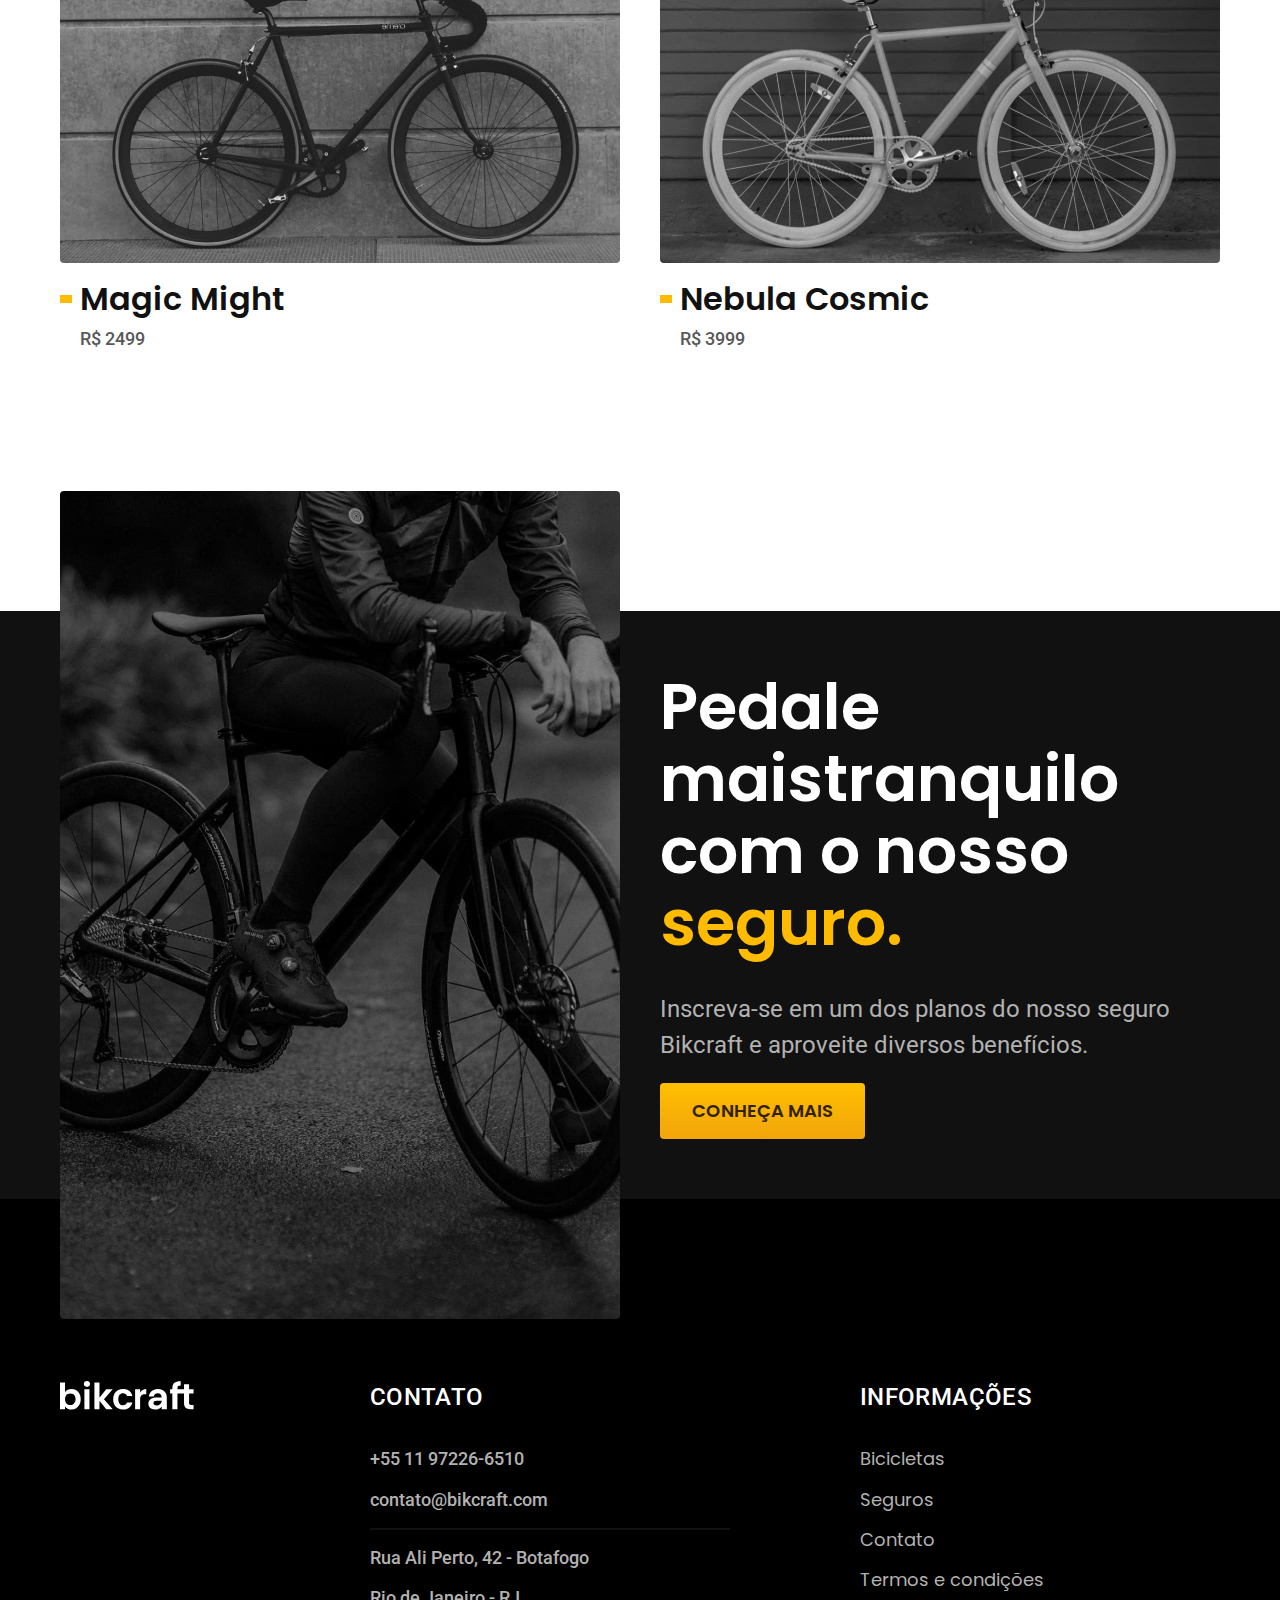
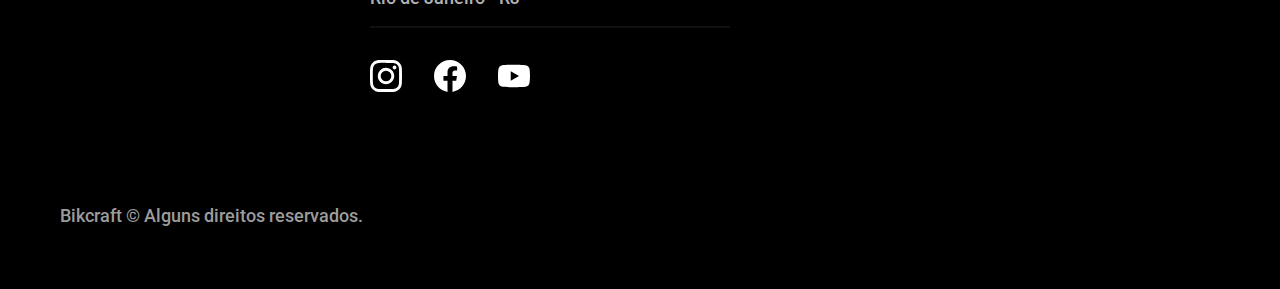
<file: bicicletas/nimbus.html>
<!DOCTYPE html>
<html lang="pt-BR">

<head>
  <meta charset="UTF-8">
  <meta http-equiv="X-UA-Compatible" content="IE=edge">
  <meta name="viewport" content="width=device-width, initial-scale=1.0">
  <meta name="description" content="Nimbus">
  <link rel="preconnect" href="https://fonts.googleapis.com">
  <link rel="preconnect" href="https://fonts.gstatic.com" crossorigin>
  <link href="https://fonts.googleapis.com/css2?family=Merriweather:ital,wght@1,900&family=Poppins:wght@400;600&family=Roboto:wght@400;500&display=swap" rel="stylesheet">
  <link rel="icon" href="../assets/img/favicon.svg" type="image/svg+xml">
  <link rel="stylesheet" href="../assets/css/style.min.css">
  <script src="../assets/js/script.js" defer></script>
  <title>Nimbus | BikCraft</title>
  <script>document.documentElement.classList.add("js");</script>
</head>

<body id="bicicleta">
  <header class="header-bg">
    <div class="header container">
      <a href="../index.html"><img src="../assets/img/bikcraft.svg" width="136" height="32" alt="Bikcraft"></a>
      <nav aria-label="primaria">
        <ul class="header-menu font-1-m cor-branco">
          <li><a href="../bicicletas.html">Bicicletas</a></li>
          <li><a href="../seguros.html">Seguros</a></li>
          <li><a href="../contato.html">Contato</a></li>
        </ul>
      </nav>
    </div>
  </header>
  <main class="titulo-bg">
    <div>
      <div class="titulo container">
        <p class="font-2-xl cor-5">R$ 4999</p>
        <h1 class="font-1-xxl cor-0">Nimbus Stark<span class="cor-p1">.</span></h1>
      </div>
    </div>
    <div class="bicicleta container">
      <div class="bicicleta-imagens">
        <img src="../assets/img/bicicleta/nimbus1.jpg" alt="Bicicleta 1">
        <img src="../assets/img/bicicleta/nimbus2.jpg" alt="Bicicleta 2">
        <img src="../assets/img/bicicleta/nimbus3.jpg" alt="Bicicleta 3">
      </div>
      <div class="bicicleta-conteudo">
        <p class="font-2-l cor-5">A Nimbus Stark é a melhor Bikcraft já criada pela nossa equipe. Ela vem equipada com os melhores acessórios, o que garante maior velocidade.</p>
        <div class="bicicleta-comprar">
          <a class="botao" href="../orcamento.html?tipo=bikcraft&produto=nimbus">Comprar agora</a>
          <span class="font-1-xs cor-6"><img src="../assets/img/icones/entrega.svg" alt=""> Entrega em 5 dias</span>
          <span class="font-1-xs cor-6"><img src="../assets/img/icones/estoque.svg" alt=""> 18 em estoque</span>
        </div>

        <h2 class="font-1-xs cor-0">Informações</h2>
        <ul class="bicicleta-informacoes">
          <li>
            <img src="../assets/img/icones/eletrica.svg" alt="">
            <h3 class="font-1-m cor-0">Motor Elétrico</h3>
            <p class="font-2-xs cor-5">Permite você viajar distâncias inimaginaveis com a sua bike.</p>
          </li>
          <li>
            <img src="../assets/img/icones/velocidade.svg" alt="">
            <h3 class="font-1-m cor-0">40 km/h</h3>
            <p class="font-2-xs cor-5">A mais rápida bicicleta elétrica disponível hoje no mercado.</p>
          </li>
          <li>
            <img src="../assets/img/icones/rastreador.svg" alt="">
            <h3 class="font-1-m cor-0">Rastreador</h3>
            <p class="font-2-xs cor-5">Rastreador e sistema anti-furto para garantir o seu sossego.</p>
          </li>
          <li>
            <img src="../assets/img/icones/carbono.svg" alt="">
            <h3 class="font-1-m cor-0">Fibra de Carbono</h3>
            <p class="font-2-xs cor-5">Maior proteção possível para a sua Bikcraft com fibra de carbono.</p>
          </li>
        </ul>
        <h2 class="font-1-xs cor-0">Ficha técnica</h2>
        <ul class="bicicletas-ficha font-2-s cor-4">
          <li> Peso <span>9 kg</span></li>
          <li>Altura<span>60 cm</span></li>
          <li>Largura<span>120 cm</span></li>
          <li>Profundidade<span>10 cm</span></li>
          <li>Marchas <span>16</span></li>
          <li>Roda <span>29</span></li>
        </ul>
      </div>
    </div>
    </div>
  </main>
  <article class="bicicletas-lista container">
    <h2 class="font-1-xxl">outras bicicletas<span class="cor-p1">.</span></h2>
    <ul>
      <li>
        <a href="./magic.html">
          <img src="../assets/img/bicicletas/magic.jpg" alt="Bicicleta preta">
          <h3 class="font-1-xl">Magic Might</h3>
          <span class="font-2-m cor-8">R$ 2499</span>
        </a>
      </li>
      <li>
        <a href="./nebula.html">
          <img src="../assets/img/bicicletas/nebula.jpg" alt="Bicicleta preta">
          <h3 class="font-1-xl">Nebula Cosmic</h3>
          <span class="font-2-m cor-8">R$ 3999</span>
        </a>
      </li>
    </ul>
  </article>
  <article class="seguro-bg">
    <div class="seguro container">
      <div class="seguro-imagem">
        <img src="../assets/img/fotos/seguros.jpg" alt="Pessoa parada em cima de uma bicicleta">
      </div>
      <div class="seguro-conteudo">
        <h2 class="font-1-xxl cor-0">Pedale maistranquilo com o nosso <span class="cor-p1">seguro.</span></h2>
        <p class="font-2-l cor-5">Inscreva-se em um dos planos do nosso seguro Bikcraft e aproveite diversos benefícios.</p>
        <a class="botao" href="../seguros.html">Conheça mais</a>
      </div>
    </div>
  </article>

  <footer class="footer-bg">
    <div class="footer container">
      <div class="footer-logo">
        <img src="../assets/img/bikcraft.svg" alt="">
      </div>
      <div class="footer-contato">
        <h3 class="font-2-l-b cor-0">contato</h3>
        <ul class="font-2-m cor-5">
          <li><a href="tel:+5511972266510">+55 11 97226-6510</a></li>
          <li><a href="mailto:contato@bikcraft.com">contato@bikcraft.com</a></li>
          <li>Rua Ali Perto, 42 - Botafogo</li>
          <li>Rio de Janeiro - RJ</li>
        </ul>

        <ul class="footer-redes ">
          <a href=""><img src="../assets/img/redes/instagram.svg" width="32" height="32" alt="Icone instagram"></a>
          <a href=""><img src="../assets/img/redes/facebook.svg" width="32" height="32" alt="Icone facebook"></a>
          <a href=""><img src="../assets/img/redes/youtube.svg" width="32" height="32" alt="Icone youtube"></a>
        </ul>
      </div>


      <div class="footer-informacoes">
        <h3 class="font-2-l-b cor-0">Informações</h3>
        <ul class="font-1-m cor-5">
          <li><a href="../bicicletas.html">Bicicletas</a></li>
          <li><a href="../seguros.html">Seguros</a></li>
          <li><a href="../contato.html">Contato</a></li>
          <li><a href="../termos.html">Termos e condições</a></li>
        </ul>
      </div>
      <p class="footer-copy font-2-m cor-6">Bikcraft &copy; Alguns direitos reservados.</p>
    </div>
    </div>
  </footer>
</body>

</html>
</file>
<file: assets/css/style.min.css>
body{margin:0;font-family:Arial,Helvetica,sans-serif;color:#111}blockquote,dd,h1,h2,h3,h4,p,ul{margin:0}ul{padding:0;list-style:none}a{text-decoration:none;color:inherit}img{max-width:100%;height:auto;display:block}img[src$=".jpg"]{border-radius:4px}.font-1-xs{font:600 0.75rem/1.35 Poppins,sans-serif}.font-2-xs{font:400 0.875rem/1.43 Roboto,sans-serif}.font-1-s{font:400 1rem/1.5 Poppins,sans-serif}.font-2-s{font:400 1rem/1.5 Roboto,sans-serif}.font-1-m,.font-1-m-b{font:400 1.125rem/1.35 Poppins,sans-serif}.font-1-m-b{font-weight:600}.font-2-m{font:500 1.125rem/1.35 Roboto,sans-serif}.font-1-l{font:400 1.5rem/1.5 Poppins,sans-serif}.font-2-l,.font-2-l-b{font:400 1.5rem/1.5 Roboto,sans-serif}.font-2-l-b{font-weight:500;letter-spacing:.015em;text-transform:uppercase}.font-1-xl{font:600 2rem/1.25 Poppins,sans-serif}.font-2-xl{font:500 2rem/1.25 Roboto,sans-serif}.font-1-xxl{font:600 4rem/1.125 Poppins,sans-serif}@media (max-width:1200px){.font-1-xxl{font-size:3rem}.font-2-l,.font-2-l-b{font-size:1.125rem}}@media (max-width:800px){.font-1-xxl{font-size:2rem}.font-1-xl,.font-2-xl{font-size:1.5rem}}:root{--cor-0:#ffffff;--cor-1:#f7f7f7;--cor-2:#ededed;--cor-3:#dedede;--cor-4:#cccccc;--cor-5:#b2b2b2;--cor-6:#9c9c9c;--cor-7:#717171;--cor-8:#595959;--cor-9:#404040;--cor-10:#2e2e2e;--cor-11:#111111;--cor-12:#000000;--cor-p1:#ffbb00;--cor-p2:#e4a30b;--cor-p3:#a66f00;--cor-p4:#664400;--cor-p5:#332200}.cor-0{color:var(--cor-0)}.cor-1{color:var(--cor-1)}.cor-2{color:var(--cor-2)}.cor-3{color:var(--cor-3)}.cor-4{color:var(--cor-4)}.cor-5{color:var(--cor-5)}.cor-6{color:var(--cor-6)}.cor-7{color:var(--cor-7)}.cor-8{color:var(--cor-8)}.cor-9{color:var(--cor-9)}.cor-10{color:var(--cor-10)}.cor-11{color:var(--cor-11)}.cor-12{color:var(--cor-12)}.cor-p1{color:var(--cor-p1)}.cor-p2{color:var(--cor-p2)}.cor-p3{color:var(--cor-p3)}.cor-p4{color:var(--cor-p4)}.cor-p5{color:var(--cor-p5)}.js .fadeInDown{transform:translate3d(0,-20px,0)}.js .fadeInUp{transform:translate3d(0,20px,0)}.js .fadeInRight{transform:translate3d(20px,0,0)}.js .fadeInLeft{transform:translate3d(-20px,0,0)}.js [data-anime]{opacity:0}.js .anime{opacity:1;transform:none;transition:transform .8s,opacity .8s}.header-bg{background-color:var(--cor-12)}.header{display:flex;flex-wrap:wrap;gap:20px;justify-content:space-between;align-items:center;padding-top:20px;padding-bottom:20px}.header-menu{display:flex;flex-wrap:wrap;gap:20px}.header-menu a{color:var(--cor-0);display:inline-block;padding:16px 0;position:relative}.header-menu a::after{content:"";display:block;height:2px;width:0;margin-top:4px;background:var(--cor-0);transition:.3s;position:absolute}.header-menu a.ativo::after,.header-menu a:hover::after{width:100%}@media (max-width:800px){.header-menu{gap:20px}.header-menu a{background-color:var(--cor-11);padding:12px 16px;border-radius:4px}.header-menu a.ativo,.header-menu a:focus,.header-menu a:hover{background-color:var(--cor-10)}.header a::after{display:none}}@media (max-width:600px){.header-menu{gap:12px}.header-menu a{padding:8px 12px;font-size:14px}}.footer-bg{background-color:var(--cor-12)}.footer{display:grid;grid-template-columns:3fr 5fr 4fr;gap:40px;padding-top:60px;padding-bottom:60px}.footer h3{margin-bottom:32px}.footer-contato ul{margin-bottom:32px}.footer li{margin-bottom:16px}.footer-contato li:nth-child(2n)::after{content:"";display:block;max-width:360px;height:2px;background-color:var(--cor-11);margin-top:16px}.footer-redes{display:flex;gap:32px}.footer a:focus,.footer a:hover{color:var(--cor-0)}.footer-copy{margin-top:40px;grid-column:1/-1}@media (max-width:800px){.footer-logo{display:none}.footer{grid-template-columns:1fr 1fr}}@media (max-width:600px){.footer{grid-template-columns:1fr;gap:60px}.footer-copy{margin-top:0}}.container{max-width:1200px;box-sizing:border-box;padding-left:20px;padding-right:20px;margin-left:auto;margin-right:auto}.botao{display:inline-block;padding:16px 32px;background:linear-gradient(#ffbf00,#f2a50c);border-radius:4px;box-shadow:0 1px 2px 0 rgba(0,0,0,.1);text-transform:uppercase;color:var(--cor-p5);font:600 1.125rem/1.35 Poppins,sans-serif;max-width:max-content;border:none;cursor:pointer}.botao:focus,.botao:hover{background:linear-gradient(#ffb60d,#e59317)}.botao.secundario{background:var(--cor-10);color:var(--cor-2)}.botao.secundario:focus,.botao.secundario:hover{background:var(--cor-9)}.botao.seta{display:flex;align-items:center}.botao.seta::after{content:"";display:inline-block;width:18px;height:10px;margin-left:12px;background:url(../img/icones/seta.svg);transition:.3s}.botao.seta:focus::after,.botao.seta:hover::after{transform:translateX(4px)}@media (max-width:600px){.botao{padding:12px 16px;font-size:1rem}}.link{display:inline-block;color:var(--cor-p1);font:500 1.5rem/1.5 Poppins,sans-serif;text-transform:uppercase}.link::after{content:"";display:block;width:100%;height:4px;background-color:currentColor}.link:hover{color:var(--cor-0)}.titulo-bg{background-color:var(--cor-11);padding-top:60px;padding-bottom:60px}.titulo{background:url("../img/dec/top-right.svg") no-repeat top right 20px}.titulo p{margin-bottom:4px}@media (max-width:800px){.titulo-bg{padding-top:40px;padding-bottom:40px}.titulo p{font-size:1rem;text-transform:lowercase;font-weight:400}}@media (max-width:500px){.titulo{background:0 0}}.form{display:grid;grid-template-columns:1fr 1fr;gap:20px}.form label{display:block;font:400 1rem/1.5 Poppins,sans-serif;margin-bottom:4px}.form .col-2{grid-column:span 2}.form input[type=email],.form input[type=number],.form input[type=tel],.form input[type=text],.form select,.form textarea{font:400 1rem/1.5 Roboto,sans-serif;background:var(--cor-1);border:1px solid var(--cor-2);padding:12px;border-radius:4px;width:100%;box-sizing:border-box}.form input[type=email]:focus,.form input[type=tel]:focus,.form input[type=text]:focus,.form textarea:focus{outline:0;border-color:var(--cor-p1);background-color:var(--cor-0);box-shadow:0 0 0 2px #fea}.checkbox-termos{display:flex;align-items:center;gap:12px}.checkbox-termos a{text-decoration:underline}.checkbox-termos input{width:32px;height:32px;border:var(--cor-4)}@media (max-width:600px){.form{grid-template-columns:1fr}.form .col-2{grid-column:1}}@media (max-width:400px){.checkbox-termos{display:block;font-size:12px}}.introducao-bg{background:var(--cor-12) url("../img/dec/bottom-left.svg") no-repeat bottom 160px left 20px;box-shadow:inset 0 -120px var(--cor-0)}.introducao{display:grid;grid-template-columns:1fr 1fr;gap:0 40px}.introducao-conteudo{align-self:flex-end;padding-bottom:200px}.introducao img{width:100%;height:100%;object-fit:cover;border-radius:4px}.introducao h1{margin-bottom:32px}.introducao p{margin-bottom:20px}@media (max-width:800px){.introducao-bg{background-color:var(--cor-11);padding-top:40px;box-shadow:inset 0 -60px var(--cor-0)}.introducao{grid-template-columns:1fr;gap:32px}.introducao-conteudo{padding-bottom:0}.introducao h1{margin-bottom:16px}.introducao img{height:300px;width:100%}}.tecnologia-bg{background-color:var(--cor-11);box-shadow:inset 0 80px var(--cor-0),inset 0 -80px var(--cor-0)}.tecnologia{display:grid;grid-template-columns:1fr 1fr;gap:40px}.tecnologia-imagem img{width:100%;height:100%;object-fit:cover;object-position:left}.tecnologia-conteudo{padding-top:160px;padding-bottom:160px}.tecnologia-conteudo>span{margin-bottom:20px;display:block}.tecnologia-conteudo h2{margin-bottom:32px}.tecnologia-conteudo>p{margin-bottom:20px}.tecnologia-conteudo a{margin-bottom:80px}.tecnologia-vantagens{display:flex;gap:40px}.tecnologia-vantagens img{width:24px;margin-bottom:8px}.tecnologia-vantagens h3{width:max-content;margin-bottom:8px}@media (max-width:800px){.tecnologia-bg{box-shadow:initial}.tecnologia{grid-template-columns:1fr}.tecnologia-conteudo{padding-top:60px;padding-bottom:60px}.tecnologia-imagem{display:none}.tecnologia-conteudo a{margin-bottom:60px}}@media (max-width:600px){.tecnologia-vantagens{flex-direction:column}}.parceiros{padding-top:60px;padding-bottom:120px}.parceiros h2{margin-bottom:60px}.parceiros ul{max-width:1400px;margin:0 auto;padding:0 20px;display:grid;grid-template-columns:repeat(4,1fr)}.parceiros li{display:flex;padding:32px;border-left:2px solid var(--cor-2)}.parceiros img{margin:auto}.parceiros li:first-child,.parceiros li:nth-child(5){border-left:none;grid-row:auto}.parceiros li:nth-child(n+5){border-top:2px solid var(--cor-2)}@media (max-width:800px){.parceiros{padding-bottom:60px}.parceiros li{padding:20px}.parceiros h2{margin-bottom:20px}.parceiros ul{grid-template-columns:repeat(2,1fr)}.parceiros li:nth-child(n+3){border-top:2px solid var(--cor-2)}.parceiros li:nth-child(odd){border-left:none}}.depoimento{display:grid;grid-template-columns:1fr 1fr;background:var(--cor-p1);overflow:hidden}.depoimento img{border-radius:0;object-fit:cover;width:100%;height:100%}.depoimento-conteudo{padding:40px 40px 80px 80px;background:url("../img/dec/bottom-right-p.svg") no-repeat bottom 40px right 40px;align-self:end}.depoimento-conteudo p{font-family:Merriweather,serif;font-style:italic;max-width:32ch;font-weight:900;margin-bottom:32px;position:relative}.depoimento p::after,.depoimento p::before{font-size:5rem;color:var(--cor-p2);position:absolute}.depoimento p::before{content:"“";left:-50px;top:-20px}.depoimento p::after{content:"”"}@media (min-width:1200px){.depoimento img{max-height:520px}}@media (max-width:800px){.depoimento{grid-template-columns:1fr;text-align:center}.depoimento img{max-height:200px}.depoimento-conteudo{padding:20px 40px;justify-self:center}}.bicicletas-lista{padding-top:60px;padding-bottom:120px}.bicicletas-lista h2{margin-bottom:40px}.bicicletas-lista ul{display:flex;gap:40px;padding:0 20px 20px 20px;max-width:1400px;margin:0 auto;overflow-x:auto}#bicicleta .bicicletas-lista ul{padding:0 0 20px 0}.bicicletas-lista li{min-width:280px}.bicicletas-lista a{display:block}.bicicletas-lista img{margin-bottom:16px}.bicicletas-lista h3{margin-bottom:8px;display:flex;align-items:center}.bicicletas-lista h3::before{content:"";display:inline-block;background-color:var(--cor-p1);width:12px;height:8px;margin-right:8px;transition:.2s ease-in-out}.bicicletas-lista a:focus h3::before,.bicicletas-lista a:hover h3::before{width:24px}.bicicletas-lista li span{padding-left:20px}@media (max-width:800px){.bicicletas-lista{padding-bottom:60px}.bicicletas-lista ul{gap:20px}}.bicicletas-bg{background:linear-gradient(to right,var(--cor-0) 20%,var(--cor-11) 0)}.bicicletas{display:grid;grid-template-columns:1fr 1fr;gap:40px;padding-top:60px;padding-bottom:60px;background:url("../img/dec/top-right.svg") no-repeat top 40px right 20px}.bicicletas-imagem{display:grid}.bicicletas-imagem img{grid-area:1/1}.bicicletas-imagem span{grid-area:1/1;place-self:start end;margin-top:20px;background-color:var(--cor-12);display:inline-block;padding:8px 16px 8px 8px;border-radius:4px 0 0 4px}.bicicletas-conteudo{display:grid;grid-template-columns:1fr auto;align-content:start}.bicicletas h2,.bicicletas p{grid-column:1/-1}.bicicletas h2{margin-bottom:20px}.bicicletas h2::before{content:"";display:block;width:12px;height:8px;margin-bottom:8px;background-color:var(--cor-p1)}.bicicletas p{margin-bottom:32px}.bicicletas a{place-self:end}.bicicletas ul{display:grid;gap:16px}.bicicletas li{display:flex;align-items:center;gap:8px}.bicicletas-conteudo img{width:24px}@media (max-width:800px){.bicicletas-bg{background:var(--cor-11)}.bicicletas{grid-template-columns:1fr;gap:20px;padding-top:40px;padding-bottom:40px}}@media (max-width:600px){.bicicletas-conteudo{grid-template-columns:1fr}.bicicletas ul{font-size:1rem;margin-bottom:32px;grid-template-columns:1fr 1fr}.bicicletas a{place-self:start}}.bicicleta{display:grid;grid-template-columns:1fr 1fr;gap:0 40px;align-items:start;padding-top:60px;padding-bottom:60px}#bicicleta .titulo p{text-transform:uppercase}.bicicleta-imagens{display:flex;flex-wrap:wrap;gap:20px}.bicicleta-imagens img{flex:1;min-width:200px}.bicicleta-imagens img:first-child{min-width:100%}.bicicleta-comprar{display:grid;grid-template-columns:max-content auto;align-items:center;justify-items:start;gap:8px 12px;margin-bottom:40px}.bicicleta-comprar a{grid-row:span 2}.bicicleta-comprar span{display:flex;align-items:center;background-color:var(--cor-12);padding:4px 8px;gap:8px}.bicicleta-conteudo h2{text-transform:uppercase;letter-spacing:.015em;margin-bottom:12px}.bicicleta-conteudo>p{margin-bottom:32px}.bicicleta-informacoes,.bicicletas-ficha{background-color:var(--cor-12);border-radius:4px;padding:32px}.bicicleta-informacoes{display:grid;grid-template-columns:1fr 1fr;gap:32px;margin-bottom:40px}.bicicleta-informacoes img{width:24px;margin-bottom:8px}.bicicleta-informacoes h3{margin-bottom:8px}.bicicletas-ficha li{padding:4px 0;display:flex;justify-content:space-between;border-bottom:1px solid var(--cor-11)}.bicicletas-ficha li:last-child{border-bottom:none}.bicicletas-ficha span{color:var(--cor-6)}@media (max-width:800px){.bicicleta{grid-template-columns:1fr;padding-top:40px;padding-bottom:40px}.bicicleta-imagens{grid-row:2}}@media (max-width:400px){.bicicleta-informacoes{grid-template-columns:1fr}.bicicleta-comprar{grid-template-columns:1fr}}.seguro-bg{background:var(--cor-11);box-shadow:inset 0 120px var(--cor-0),inset 0 -120px var(--cor-12)}.seguro{display:grid;grid-template-columns:1fr 1fr;gap:40px}.seguro-imagem img{width:100%;height:100%;object-fit:cover}.seguro-conteudo{padding-top:180px;padding-bottom:180px}.seguro h2{margin-bottom:32px}.seguro p{margin-bottom:20px}@media (max-width:800px){.seguro-bg{box-shadow:inset 0 -60px var(--cor-12)}.seguro{grid-template-columns:1fr}.seguro-conteudo{grid-row:1;padding-top:40px;padding-bottom:0}}.seguros-bg{background:var(--cor-11) url("../img/dec/bottom-left.svg") no-repeat bottom 40px left 40px;padding:60px 0}.seguros{padding-top:60px;padding-bottom:60px;display:grid;grid-template-columns:1fr 1fr;gap:40px;align-items:center}#seguros .seguros{padding-top:0}.seguros h2{grid-column:1/-1}.seguros-item{background-color:var(--cor-12);padding:32px 32px 32px 60px;display:grid;grid-template-columns:1fr auto;border-radius:4px}.seguros-item h3{margin-bottom:40px}.seguros-item span{grid-column:2;display:block;text-align:right}.seguros-item ul{grid-column:1/-1;margin-bottom:32px}.seguros-item li+li{margin-top:20px}.seguros-item li{display:flex;align-items:center;position:relative}.seguros-item li::before{content:"";display:inline-block;position:absolute;width:13px;height:9px;background-image:url("../img/icones/lista.svg");left:-21px}.seguros-item a{grid-column:1/-1}@media (max-width:800px){.seguros{grid-template-columns:1fr}}.vantagens-bg{background-color:var(--cor-12)}.vantagens{padding-top:120px;padding-bottom:120px}.vantagens h2{margin-bottom:60px}.vantagens ul{display:grid;grid-template-columns:repeat(auto-fit,minmax(280px,max-content));gap:40px 80px}.vantagens h3,.vantagens img{margin-bottom:8px}@media (max-width:800px){.vantagens ul{gap:20px}.vantagens{padding-top:60px;padding-bottom:60px}.vantagens h2{margin-bottom:40px}}.perguntas{margin-top:120px;margin-bottom:120px}.perguntas h2{margin-bottom:60px}.perguntas dl>div{padding:20px;border-radius:4px}.perguntas dl>div:nth-child(odd){background-color:var(--cor-1)}.perguntas button{display:grid;grid-template-columns:auto 1fr auto;align-items:center;gap:8px;cursor:pointer;border:none;background:0 0;width:100%;text-align:left}.perguntas button::before{content:"";display:inline-block;width:12px;height:8px;background-color:var(--cor-p1)}.perguntas button::after{content:"";display:inline-block;width:14px;height:6px;background:url("../img/icones/seta-abrir.svg");transition:.3s}.perguntas button:hover::after,.perguntas button[aria-expanded=true]::after{transform:rotate(180deg)}.js .perguntas dd{display:none}.js .perguntas dd.ativa{display:block}.perguntas dd{padding-left:20px;padding-top:16px;max-width:80ch}@media (max-width:800px){.perguntas{margin-top:60px;margin-bottom:60px}.perguntas h2{margin-bottom:40px}}#contato{background:linear-gradient(var(--cor-11) 600px,var(--cor-1) 0)}.contato{display:grid;grid-template-columns:5fr 7fr}.contato-dados,.contato-formulario{padding:60px;box-shadow:0 1px 2px rgba(0,0,0,.1)}.contato-dados{border-radius:5px 0 0 5px;background:var(--cor-12) url("../img/dec/bottom-left.svg") no-repeat bottom 20px left 20px}.contato-formulario{border-radius:0 5px 5px 0;background:var(--cor-0) url("../img/dec/bottom-right.svg") no-repeat bottom 20px right 20px}.contato-dados h2{margin-bottom:60px}.contato-endereco{margin-bottom:32px;padding-left:28px;background:url("../img/icones/local.svg") no-repeat 0 2px}.contato-endereco p{margin-bottom:8px}.contato-meios a{display:block;max-width:max-content;margin-bottom:8px;padding-left:28px}.contato-meios a:hover{color:var(--cor-0)}.contato-meios a:first-child{background:url("../img/icones/email.svg") no-repeat 0 2px}.contato-meios a:nth-child(2){margin-bottom:32px}.contato-meios a:nth-child(3){background:url("../img/icones/telefone.svg") no-repeat 0 2px;margin-bottom:60px}.contato-redes{display:flex;gap:32px;padding-left:28px}@media (max-width:800px){.contato{grid-template-columns:1fr}.contato-dados,.contato-formulario{padding:20px}.contato-dados{border-radius:5px 5px 0 0;margin-bottom:0;background:var(--cor-12)}.contato-formulario{border-radius:0 0 5px 5px}.contato-dados h2,.contato-meios a:nth-child(3){margin-bottom:32px}.contato-redes{margin-bottom:12px}}.lojas{display:grid;grid-template-columns:1fr 1fr;gap:0 40px;padding-top:120px;padding-bottom:120px}.lojas h2{grid-column:1/-1;margin-bottom:60px}.lojas img{border-radius:4px 4px 0 0}.lojas-item{border-radius:4px;background-color:var(--cor-0);box-shadow:0 1px 2px rgba(0,0,0,.1)}.lojas-conteudo{display:grid;grid-template-columns:1fr 1fr;gap:32px 16px;padding:32px}.lojas-conteudo h3,.lojas-tempo{grid-column:1/-1}.lojas-conteudo h3::before{content:"";display:inline-block;width:12px;height:8px;margin-right:8px;margin-bottom:8px;background-color:var(--cor-p1)}.lojas-dados{display:grid;gap:8px;border-left:2px solid var(--cor-2);padding-left:12px}.lojas-tempo{display:flex;align-items:center;gap:8px}@media (max-width:800px){.lojas{gap:20px;padding-top:60px;padding-bottom:60px}.lojas h2{margin-bottom:32px}.lojas-conteudo{grid-template-columns:1fr}}@media (max-width:600px){.lojas{grid-template-columns:1fr}}#orcamento{background:linear-gradient(var(--cor-11) 600px,var(--cor-1) 0)}.orcamento{display:grid;grid-template-columns:5fr 7fr;padding-bottom:120px}.orcamento h2{text-transform:uppercase;position:relative;display:flex;align-items:center}.orcamento h2::before{content:"";display:inline-block;position:absolute;width:4px;height:8px;left:-12px;background-color:var(--cor-p1)}.orcamento-dados,.orcamento-produto{padding:60px;box-shadow:0 1px 2px rgba(0,0,0,.1)}.orcamento-produto{border-radius:5px 0 0 5px;background:var(--cor-12) url("../img/dec/bottom-left.svg") no-repeat bottom 20px left 20px;display:grid;grid-template-columns:1fr 1fr;align-content:start;gap:20px}.orcamento-produto label{font:400 1rem/1.5 Poppins,sans-serif;cursor:pointer;color:var(--cor-4);background-color:var(--cor-10);padding:12px 16px;border-radius:4px;display:grid;grid-template-columns:auto 1fr auto;align-items:center;border:1px solid var(--cor-10)}.orcamento-produto input:checked+label{background-color:var(--cor-0);color:var(--cor-11)}.orcamento-produto label::before{content:"";display:inline-block;box-sizing:border-box;width:12px;height:12px;border-radius:50%;border:1px solid var(--cor-6);margin-right:8px}.orcamento-produto input:checked+label::before{border-color:var(--cor-7);box-shadow:inset 0 0 0 3px var(--cor-0),inset 0 0 0 6px var(--cor-7)}.orcamento-produto label:hover{background-color:var(--cor-9);border-color:var(--cor-9)}.orcamento-produto input:focus+label{box-shadow:0 0 0 2px var(--cor-p1);border-color:var(--cor-12)}.orcamento-produto label span{display:none}.orcamento-produto input:checked+label span{display:inline-block}.orcamento-produto input{opacity:0;position:absolute;pointer-events:none}.orcamento-produto>*{grid-column:1/-1}.orcamento-produto>label{grid-column:initial}.orcamento-dados{border-radius:0 5px 5px 0;background:var(--cor-0) url("../img/dec/bottom-right.svg") no-repeat bottom 20px right 20px}.orcamento-conteudo{display:none}.orcamento-conteudo h2,.orcamento-dados h2:nth-of-type(n+2){margin-top:20px}#bikcraft:checked~#orcamento-bikcraft,#seguro:checked~#orcamento-seguro{display:grid;gap:20px}.orcamento-detalhes{display:none;background-color:var(--cor-0);padding:20px;grid-template-columns:1fr 1fr;border-radius:4px;align-items:center}.orcamento-detalhes li{display:flex;align-items:center;margin-bottom:8px}.orcamento-detalhes li img{width:16px;margin-right:8px}.orcamento-produto input:checked+label+.orcamento-detalhes{display:grid}@media (max-width:1200px){.orcamento-dados,.orcamento-produto{padding:32px}}@media (max-width:800px){.orcamento{grid-template-columns:1fr}.orcamento-produto{border-radius:5px 5px 0 0;background:var(--cor-12)}.orcamento-dados{border-radius:0 0 5px 5px}}@media (max-width:400px){#orcamento h1{font-size:24px}.orcamento-produto{grid-template-columns:1fr}.orcamento-dados{background:var(--cor-0)}.orcamento-detalhes{grid-template-columns:1fr}.orcamento-produto label{display:block}}.termos{padding-top:80px;padding-bottom:80px}.termos h2{font-weight:600;margin-bottom:20px}.termos p+h2{margin-top:40px}.termos p{margin-bottom:24px;max-width:75ch}
</file>
